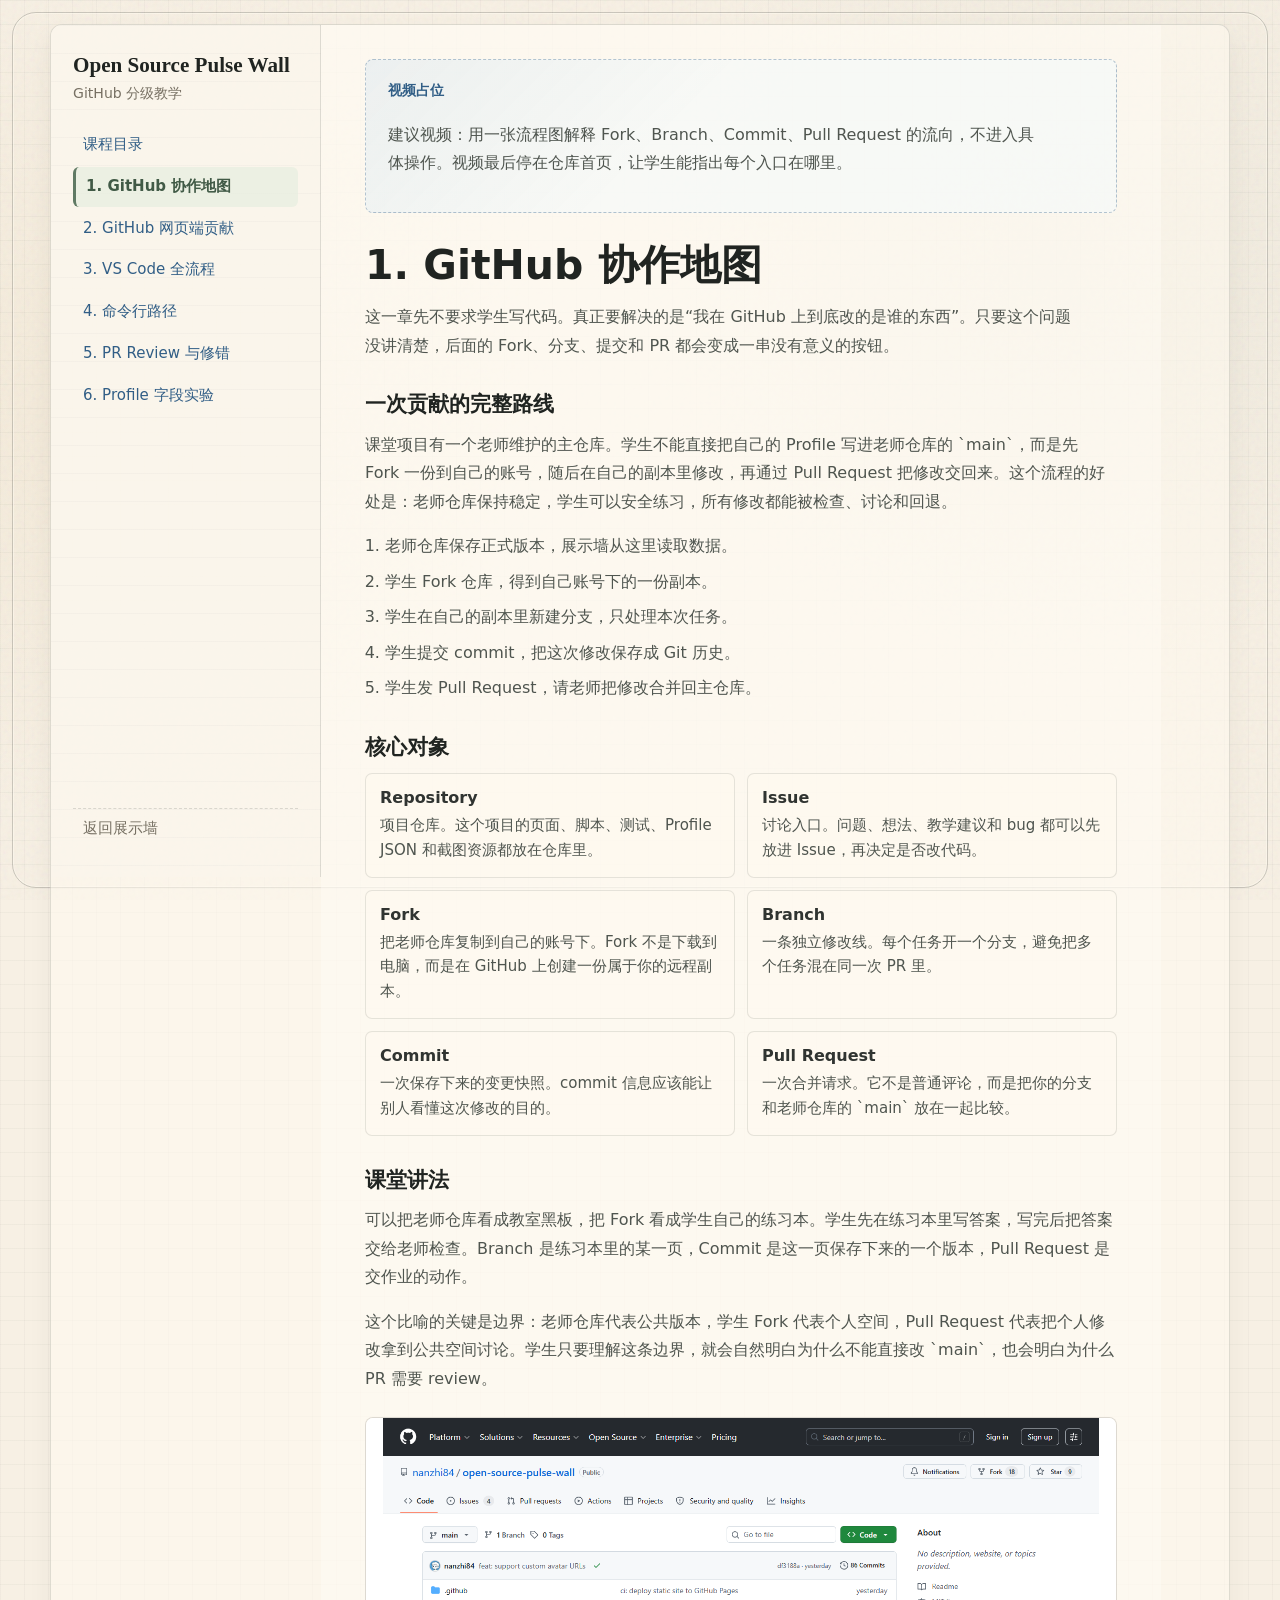
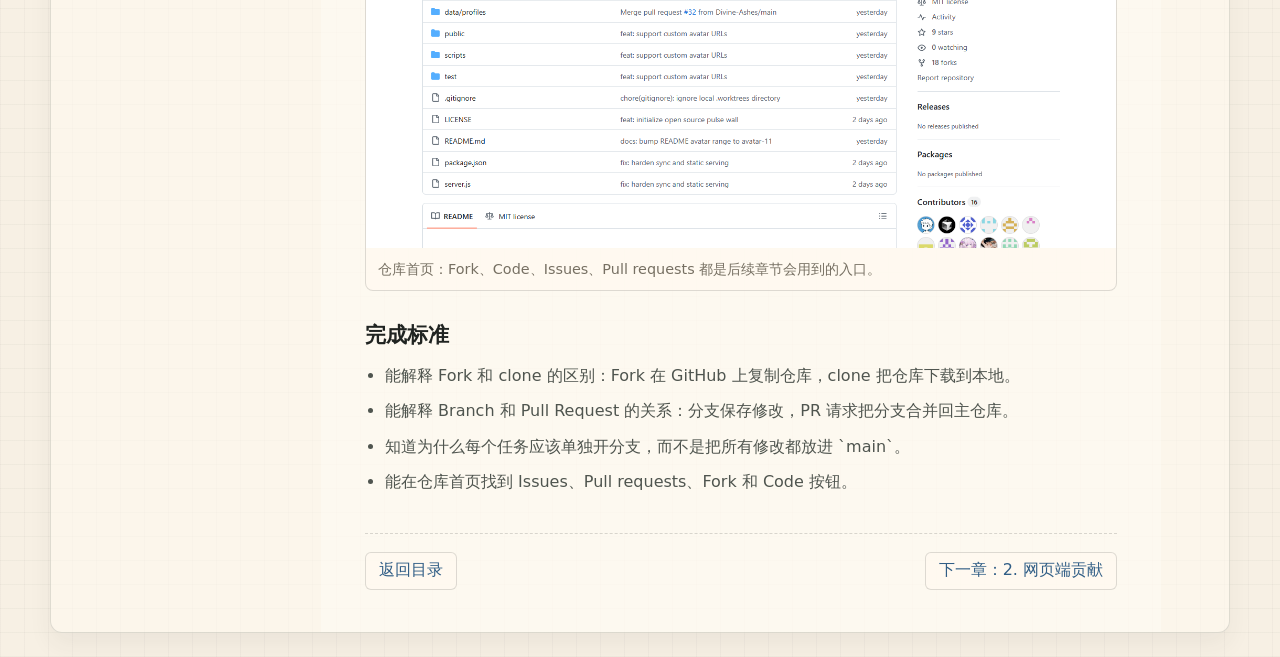
<file: public/guide-level-0.html>
<!doctype html>
<html lang="zh-CN">
<head>
  <meta charset="utf-8" />
  <meta name="viewport" content="width=device-width, initial-scale=1" />
  <title>1. GitHub 协作地图 | Open Source Pulse Wall</title>
  <meta name="description" content="认识 GitHub 仓库、Issue、Fork、Branch、Commit 和 Pull Request 的分级教学章节。" />
  <link rel="icon" href="favicon.svg" type="image/svg+xml" />
  <link rel="stylesheet" href="styles.css" />
</head>
<body>
  <div class="paper-grain" aria-hidden="true"></div>

  <main class="guide-doc-layout">
    <aside class="guide-sidebar" aria-label="章节目录">
      <a class="guide-sidebar-brand" href="guide.html">
        <strong>Open Source Pulse Wall</strong>
        <small>GitHub 分级教学</small>
      </a>
      <nav class="guide-sidebar-nav">
        <a href="guide.html">课程目录</a>
        <a class="is-active" href="guide-level-0.html">1. GitHub 协作地图</a>
        <a href="guide-level-1.html">2. GitHub 网页端贡献</a>
        <a href="guide-level-2.html">3. VS Code 全流程</a>
        <a href="guide-level-3.html">4. 命令行路径</a>
        <a href="guide-level-4.html">5. PR Review 与修错</a>
        <a href="guide-profile-lab.html">6. Profile 字段实验</a>
      </nav>
      <a class="guide-sidebar-back" href="index.html">返回展示墙</a>
    </aside>

    <article class="guide-doc-main">
      <div class="guide-video-placeholder">
        <span>视频占位</span>
        <p>建议视频：用一张流程图解释 Fork、Branch、Commit、Pull Request 的流向，不进入具体操作。视频最后停在仓库首页，让学生能指出每个入口在哪里。</p>
      </div>

      <h1>1. GitHub 协作地图</h1>
      <p class="guide-doc-lead">这一章先不要求学生写代码。真正要解决的是“我在 GitHub 上到底改的是谁的东西”。只要这个问题没讲清楚，后面的 Fork、分支、提交和 PR 都会变成一串没有意义的按钮。</p>

      <section class="guide-doc-section">
        <h2>一次贡献的完整路线</h2>
        <p>课堂项目有一个老师维护的主仓库。学生不能直接把自己的 Profile 写进老师仓库的 `main`，而是先 Fork 一份到自己的账号，随后在自己的副本里修改，再通过 Pull Request 把修改交回来。这个流程的好处是：老师仓库保持稳定，学生可以安全练习，所有修改都能被检查、讨论和回退。</p>
        <ol class="guide-doc-list">
          <li>老师仓库保存正式版本，展示墙从这里读取数据。</li>
          <li>学生 Fork 仓库，得到自己账号下的一份副本。</li>
          <li>学生在自己的副本里新建分支，只处理本次任务。</li>
          <li>学生提交 commit，把这次修改保存成 Git 历史。</li>
          <li>学生发 Pull Request，请老师把修改合并回主仓库。</li>
        </ol>
      </section>

      <section class="guide-doc-section">
        <h2>核心对象</h2>
        <div class="guide-doc-grid">
          <article><h3>Repository</h3><p>项目仓库。这个项目的页面、脚本、测试、Profile JSON 和截图资源都放在仓库里。</p></article>
          <article><h3>Issue</h3><p>讨论入口。问题、想法、教学建议和 bug 都可以先放进 Issue，再决定是否改代码。</p></article>
          <article><h3>Fork</h3><p>把老师仓库复制到自己的账号下。Fork 不是下载到电脑，而是在 GitHub 上创建一份属于你的远程副本。</p></article>
          <article><h3>Branch</h3><p>一条独立修改线。每个任务开一个分支，避免把多个任务混在同一次 PR 里。</p></article>
          <article><h3>Commit</h3><p>一次保存下来的变更快照。commit 信息应该能让别人看懂这次修改的目的。</p></article>
          <article><h3>Pull Request</h3><p>一次合并请求。它不是普通评论，而是把你的分支和老师仓库的 `main` 放在一起比较。</p></article>
        </div>
      </section>

      <section class="guide-doc-section">
        <h2>课堂讲法</h2>
        <p>可以把老师仓库看成教室黑板，把 Fork 看成学生自己的练习本。学生先在练习本里写答案，写完后把答案交给老师检查。Branch 是练习本里的某一页，Commit 是这一页保存下来的一个版本，Pull Request 是交作业的动作。</p>
        <p>这个比喻的关键是边界：老师仓库代表公共版本，学生 Fork 代表个人空间，Pull Request 代表把个人修改拿到公共空间讨论。学生只要理解这条边界，就会自然明白为什么不能直接改 `main`，也会明白为什么 PR 需要 review。</p>
      </section>

      <figure class="guide-shot">
        <img src="guide-assets/01-repo-home.png" alt="GitHub 仓库首页截图，顶部有 Fork 和 Code 按钮。" loading="lazy" />
        <figcaption>仓库首页：Fork、Code、Issues、Pull requests 都是后续章节会用到的入口。</figcaption>
      </figure>

      <section class="guide-doc-section">
        <h2>完成标准</h2>
        <ul class="guide-doc-list">
          <li>能解释 Fork 和 clone 的区别：Fork 在 GitHub 上复制仓库，clone 把仓库下载到本地。</li>
          <li>能解释 Branch 和 Pull Request 的关系：分支保存修改，PR 请求把分支合并回主仓库。</li>
          <li>知道为什么每个任务应该单独开分支，而不是把所有修改都放进 `main`。</li>
          <li>能在仓库首页找到 Issues、Pull requests、Fork 和 Code 按钮。</li>
        </ul>
      </section>

      <nav class="guide-doc-pager" aria-label="章节导航">
        <a href="guide.html">返回目录</a>
        <a href="guide-level-1.html">下一章：2. 网页端贡献</a>
      </nav>
    </article>
  </main>
</body>
</html>
</file>
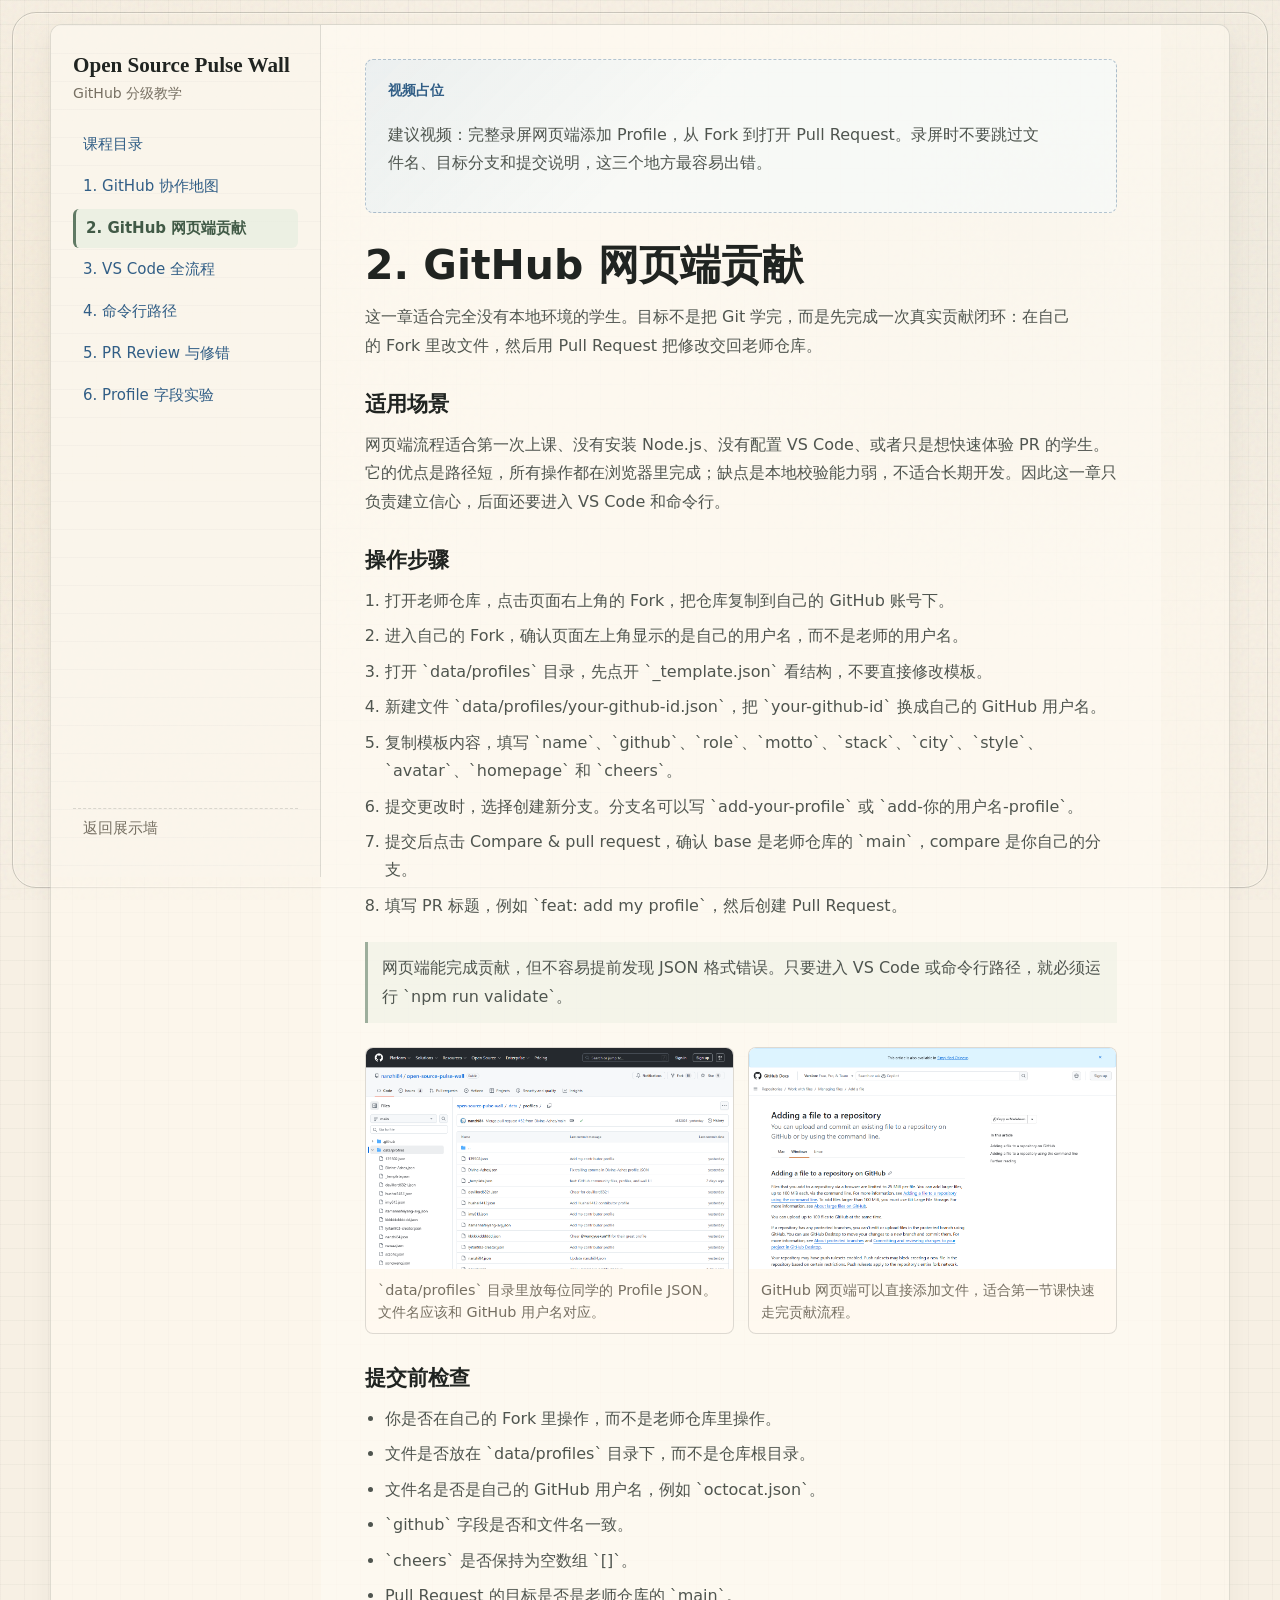
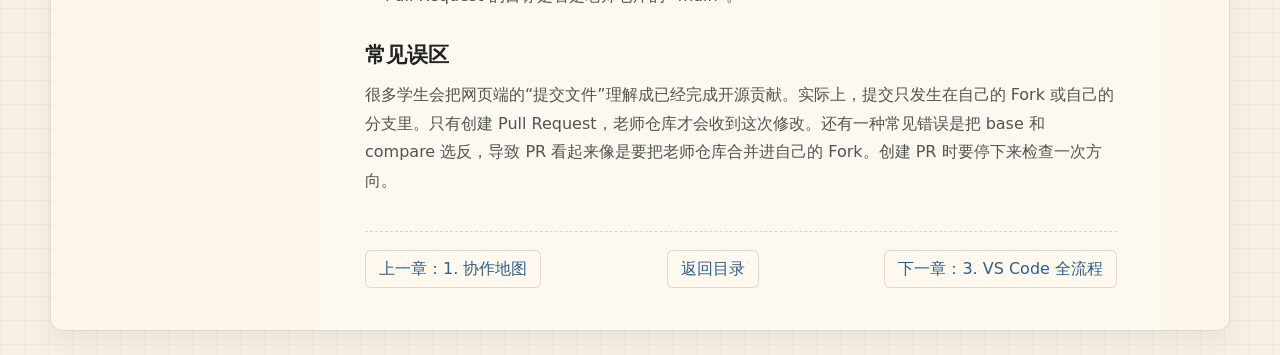
<file: public/guide-level-1.html>
<!doctype html>
<html lang="zh-CN">
<head>
  <meta charset="utf-8" />
  <meta name="viewport" content="width=device-width, initial-scale=1" />
  <title>2. GitHub 网页端贡献 | Open Source Pulse Wall</title>
  <meta name="description" content="只用 GitHub 网页端完成 Fork、添加 Profile 文件和创建 Pull Request 的教学章节。" />
  <link rel="icon" href="favicon.svg" type="image/svg+xml" />
  <link rel="stylesheet" href="styles.css" />
</head>
<body>
  <div class="paper-grain" aria-hidden="true"></div>

  <main class="guide-doc-layout">
    <aside class="guide-sidebar" aria-label="章节目录">
      <a class="guide-sidebar-brand" href="guide.html">
        <strong>Open Source Pulse Wall</strong>
        <small>GitHub 分级教学</small>
      </a>
      <nav class="guide-sidebar-nav">
        <a href="guide.html">课程目录</a>
        <a href="guide-level-0.html">1. GitHub 协作地图</a>
        <a class="is-active" href="guide-level-1.html">2. GitHub 网页端贡献</a>
        <a href="guide-level-2.html">3. VS Code 全流程</a>
        <a href="guide-level-3.html">4. 命令行路径</a>
        <a href="guide-level-4.html">5. PR Review 与修错</a>
        <a href="guide-profile-lab.html">6. Profile 字段实验</a>
      </nav>
      <a class="guide-sidebar-back" href="index.html">返回展示墙</a>
    </aside>

    <article class="guide-doc-main">
      <div class="guide-video-placeholder">
        <span>视频占位</span>
        <p>建议视频：完整录屏网页端添加 Profile，从 Fork 到打开 Pull Request。录屏时不要跳过文件名、目标分支和提交说明，这三个地方最容易出错。</p>
      </div>

      <h1>2. GitHub 网页端贡献</h1>
      <p class="guide-doc-lead">这一章适合完全没有本地环境的学生。目标不是把 Git 学完，而是先完成一次真实贡献闭环：在自己的 Fork 里改文件，然后用 Pull Request 把修改交回老师仓库。</p>

      <section class="guide-doc-section">
        <h2>适用场景</h2>
        <p>网页端流程适合第一次上课、没有安装 Node.js、没有配置 VS Code、或者只是想快速体验 PR 的学生。它的优点是路径短，所有操作都在浏览器里完成；缺点是本地校验能力弱，不适合长期开发。因此这一章只负责建立信心，后面还要进入 VS Code 和命令行。</p>
      </section>

      <section class="guide-doc-section">
        <h2>操作步骤</h2>
        <ol class="guide-doc-list">
          <li>打开老师仓库，点击页面右上角的 Fork，把仓库复制到自己的 GitHub 账号下。</li>
          <li>进入自己的 Fork，确认页面左上角显示的是自己的用户名，而不是老师的用户名。</li>
          <li>打开 `data/profiles` 目录，先点开 `_template.json` 看结构，不要直接修改模板。</li>
          <li>新建文件 `data/profiles/your-github-id.json`，把 `your-github-id` 换成自己的 GitHub 用户名。</li>
          <li>复制模板内容，填写 `name`、`github`、`role`、`motto`、`stack`、`city`、`style`、`avatar`、`homepage` 和 `cheers`。</li>
          <li>提交更改时，选择创建新分支。分支名可以写 `add-your-profile` 或 `add-你的用户名-profile`。</li>
          <li>提交后点击 Compare & pull request，确认 base 是老师仓库的 `main`，compare 是你自己的分支。</li>
          <li>填写 PR 标题，例如 `feat: add my profile`，然后创建 Pull Request。</li>
        </ol>
      </section>

      <p class="guide-doc-note">网页端能完成贡献，但不容易提前发现 JSON 格式错误。只要进入 VS Code 或命令行路径，就必须运行 `npm run validate`。</p>

      <div class="guide-two-shots">
        <figure class="guide-shot">
          <img src="guide-assets/02-profile-directory.png" alt="data/profiles 目录截图。" loading="lazy" />
          <figcaption>`data/profiles` 目录里放每位同学的 Profile JSON。文件名应该和 GitHub 用户名对应。</figcaption>
        </figure>
        <figure class="guide-shot">
          <img src="guide-assets/05-add-file-docs.png" alt="GitHub 官方添加文件文档截图。" loading="lazy" />
          <figcaption>GitHub 网页端可以直接添加文件，适合第一节课快速走完贡献流程。</figcaption>
        </figure>
      </div>

      <section class="guide-doc-section">
        <h2>提交前检查</h2>
        <ul class="guide-doc-list">
          <li>你是否在自己的 Fork 里操作，而不是老师仓库里操作。</li>
          <li>文件是否放在 `data/profiles` 目录下，而不是仓库根目录。</li>
          <li>文件名是否是自己的 GitHub 用户名，例如 `octocat.json`。</li>
          <li>`github` 字段是否和文件名一致。</li>
          <li>`cheers` 是否保持为空数组 `[]`。</li>
          <li>Pull Request 的目标是否是老师仓库的 `main`。</li>
        </ul>
      </section>

      <section class="guide-doc-section">
        <h2>常见误区</h2>
        <p>很多学生会把网页端的“提交文件”理解成已经完成开源贡献。实际上，提交只发生在自己的 Fork 或自己的分支里。只有创建 Pull Request，老师仓库才会收到这次修改。还有一种常见错误是把 base 和 compare 选反，导致 PR 看起来像是要把老师仓库合并进自己的 Fork。创建 PR 时要停下来检查一次方向。</p>
      </section>

      <nav class="guide-doc-pager" aria-label="章节导航">
        <a href="guide-level-0.html">上一章：1. 协作地图</a>
        <a href="guide.html">返回目录</a>
        <a href="guide-level-2.html">下一章：3. VS Code 全流程</a>
      </nav>
    </article>
  </main>
</body>
</html>
</file>
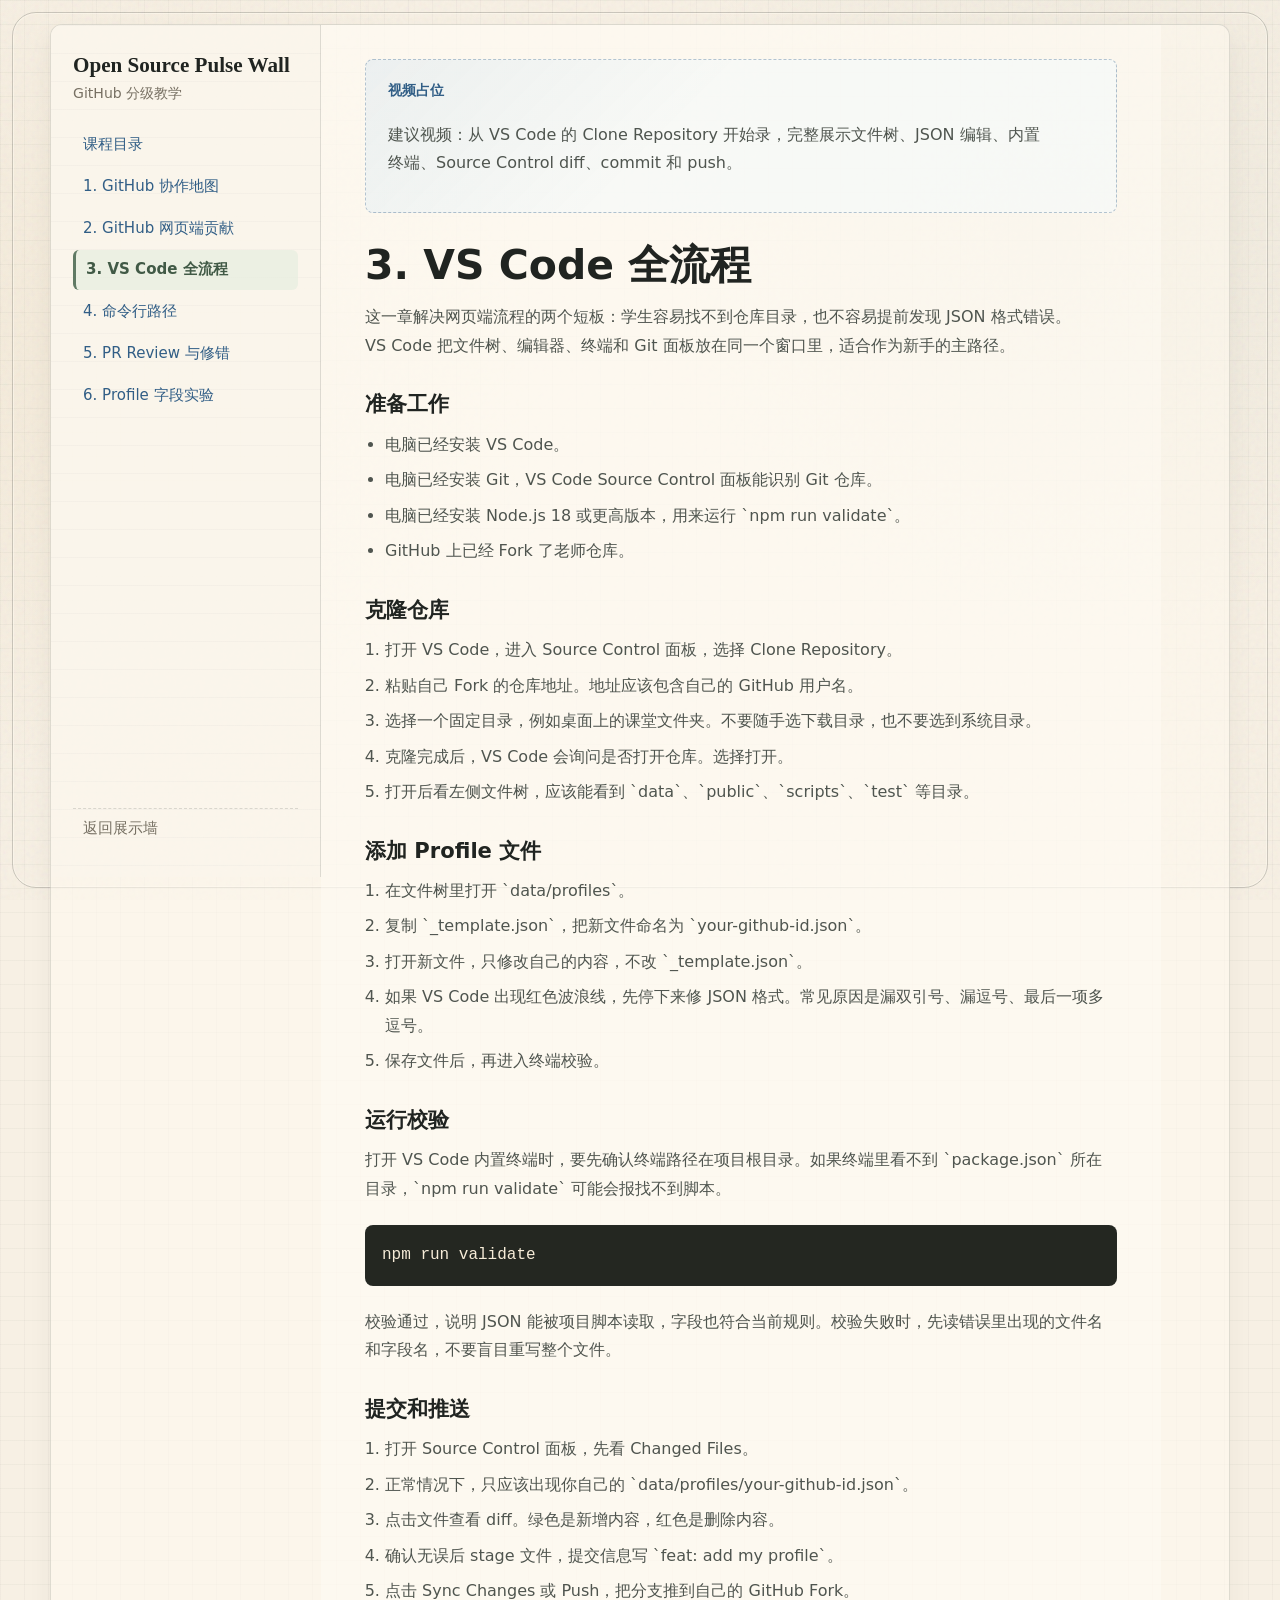
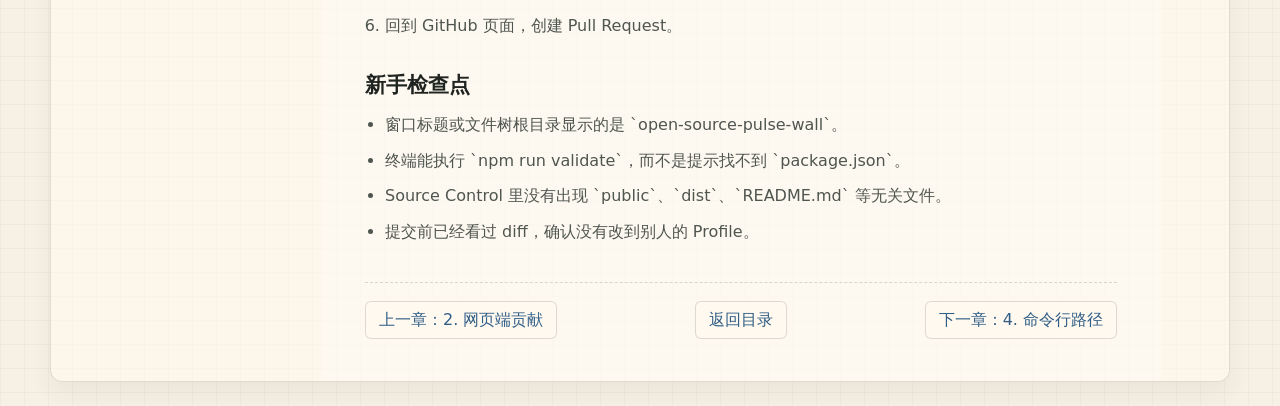
<file: public/guide-level-2.html>
<!doctype html>
<html lang="zh-CN">
<head>
  <meta charset="utf-8" />
  <meta name="viewport" content="width=device-width, initial-scale=1" />
  <title>3. VS Code 全流程 | Open Source Pulse Wall</title>
  <meta name="description" content="用 VS Code 完成 clone、编辑 JSON、运行校验、提交和推送的教学章节。" />
  <link rel="icon" href="favicon.svg" type="image/svg+xml" />
  <link rel="stylesheet" href="styles.css" />
</head>
<body>
  <div class="paper-grain" aria-hidden="true"></div>

  <main class="guide-doc-layout">
    <aside class="guide-sidebar" aria-label="章节目录">
      <a class="guide-sidebar-brand" href="guide.html">
        <strong>Open Source Pulse Wall</strong>
        <small>GitHub 分级教学</small>
      </a>
      <nav class="guide-sidebar-nav">
        <a href="guide.html">课程目录</a>
        <a href="guide-level-0.html">1. GitHub 协作地图</a>
        <a href="guide-level-1.html">2. GitHub 网页端贡献</a>
        <a class="is-active" href="guide-level-2.html">3. VS Code 全流程</a>
        <a href="guide-level-3.html">4. 命令行路径</a>
        <a href="guide-level-4.html">5. PR Review 与修错</a>
        <a href="guide-profile-lab.html">6. Profile 字段实验</a>
      </nav>
      <a class="guide-sidebar-back" href="index.html">返回展示墙</a>
    </aside>

    <article class="guide-doc-main">
      <div class="guide-video-placeholder">
        <span>视频占位</span>
        <p>建议视频：从 VS Code 的 Clone Repository 开始录，完整展示文件树、JSON 编辑、内置终端、Source Control diff、commit 和 push。</p>
      </div>

      <h1>3. VS Code 全流程</h1>
      <p class="guide-doc-lead">这一章解决网页端流程的两个短板：学生容易找不到仓库目录，也不容易提前发现 JSON 格式错误。VS Code 把文件树、编辑器、终端和 Git 面板放在同一个窗口里，适合作为新手的主路径。</p>

      <section class="guide-doc-section">
        <h2>准备工作</h2>
        <ul class="guide-doc-list">
          <li>电脑已经安装 VS Code。</li>
          <li>电脑已经安装 Git，VS Code Source Control 面板能识别 Git 仓库。</li>
          <li>电脑已经安装 Node.js 18 或更高版本，用来运行 `npm run validate`。</li>
          <li>GitHub 上已经 Fork 了老师仓库。</li>
        </ul>
      </section>

      <section class="guide-doc-section">
        <h2>克隆仓库</h2>
        <ol class="guide-doc-list">
          <li>打开 VS Code，进入 Source Control 面板，选择 Clone Repository。</li>
          <li>粘贴自己 Fork 的仓库地址。地址应该包含自己的 GitHub 用户名。</li>
          <li>选择一个固定目录，例如桌面上的课堂文件夹。不要随手选下载目录，也不要选到系统目录。</li>
          <li>克隆完成后，VS Code 会询问是否打开仓库。选择打开。</li>
          <li>打开后看左侧文件树，应该能看到 `data`、`public`、`scripts`、`test` 等目录。</li>
        </ol>
      </section>

      <section class="guide-doc-section">
        <h2>添加 Profile 文件</h2>
        <ol class="guide-doc-list">
          <li>在文件树里打开 `data/profiles`。</li>
          <li>复制 `_template.json`，把新文件命名为 `your-github-id.json`。</li>
          <li>打开新文件，只修改自己的内容，不改 `_template.json`。</li>
          <li>如果 VS Code 出现红色波浪线，先停下来修 JSON 格式。常见原因是漏双引号、漏逗号、最后一项多逗号。</li>
          <li>保存文件后，再进入终端校验。</li>
        </ol>
      </section>

      <section class="guide-doc-section">
        <h2>运行校验</h2>
        <p>打开 VS Code 内置终端时，要先确认终端路径在项目根目录。如果终端里看不到 `package.json` 所在目录，`npm run validate` 可能会报找不到脚本。</p>
        <pre><code>npm run validate</code></pre>
        <p>校验通过，说明 JSON 能被项目脚本读取，字段也符合当前规则。校验失败时，先读错误里出现的文件名和字段名，不要盲目重写整个文件。</p>
      </section>

      <section class="guide-doc-section">
        <h2>提交和推送</h2>
        <ol class="guide-doc-list">
          <li>打开 Source Control 面板，先看 Changed Files。</li>
          <li>正常情况下，只应该出现你自己的 `data/profiles/your-github-id.json`。</li>
          <li>点击文件查看 diff。绿色是新增内容，红色是删除内容。</li>
          <li>确认无误后 stage 文件，提交信息写 `feat: add my profile`。</li>
          <li>点击 Sync Changes 或 Push，把分支推到自己的 GitHub Fork。</li>
          <li>回到 GitHub 页面，创建 Pull Request。</li>
        </ol>
      </section>

      <section class="guide-doc-section">
        <h2>新手检查点</h2>
        <ul class="guide-doc-list">
          <li>窗口标题或文件树根目录显示的是 `open-source-pulse-wall`。</li>
          <li>终端能执行 `npm run validate`，而不是提示找不到 `package.json`。</li>
          <li>Source Control 里没有出现 `public`、`dist`、`README.md` 等无关文件。</li>
          <li>提交前已经看过 diff，确认没有改到别人的 Profile。</li>
        </ul>
      </section>

      <nav class="guide-doc-pager" aria-label="章节导航">
        <a href="guide-level-1.html">上一章：2. 网页端贡献</a>
        <a href="guide.html">返回目录</a>
        <a href="guide-level-3.html">下一章：4. 命令行路径</a>
      </nav>
    </article>
  </main>
</body>
</html>
</file>
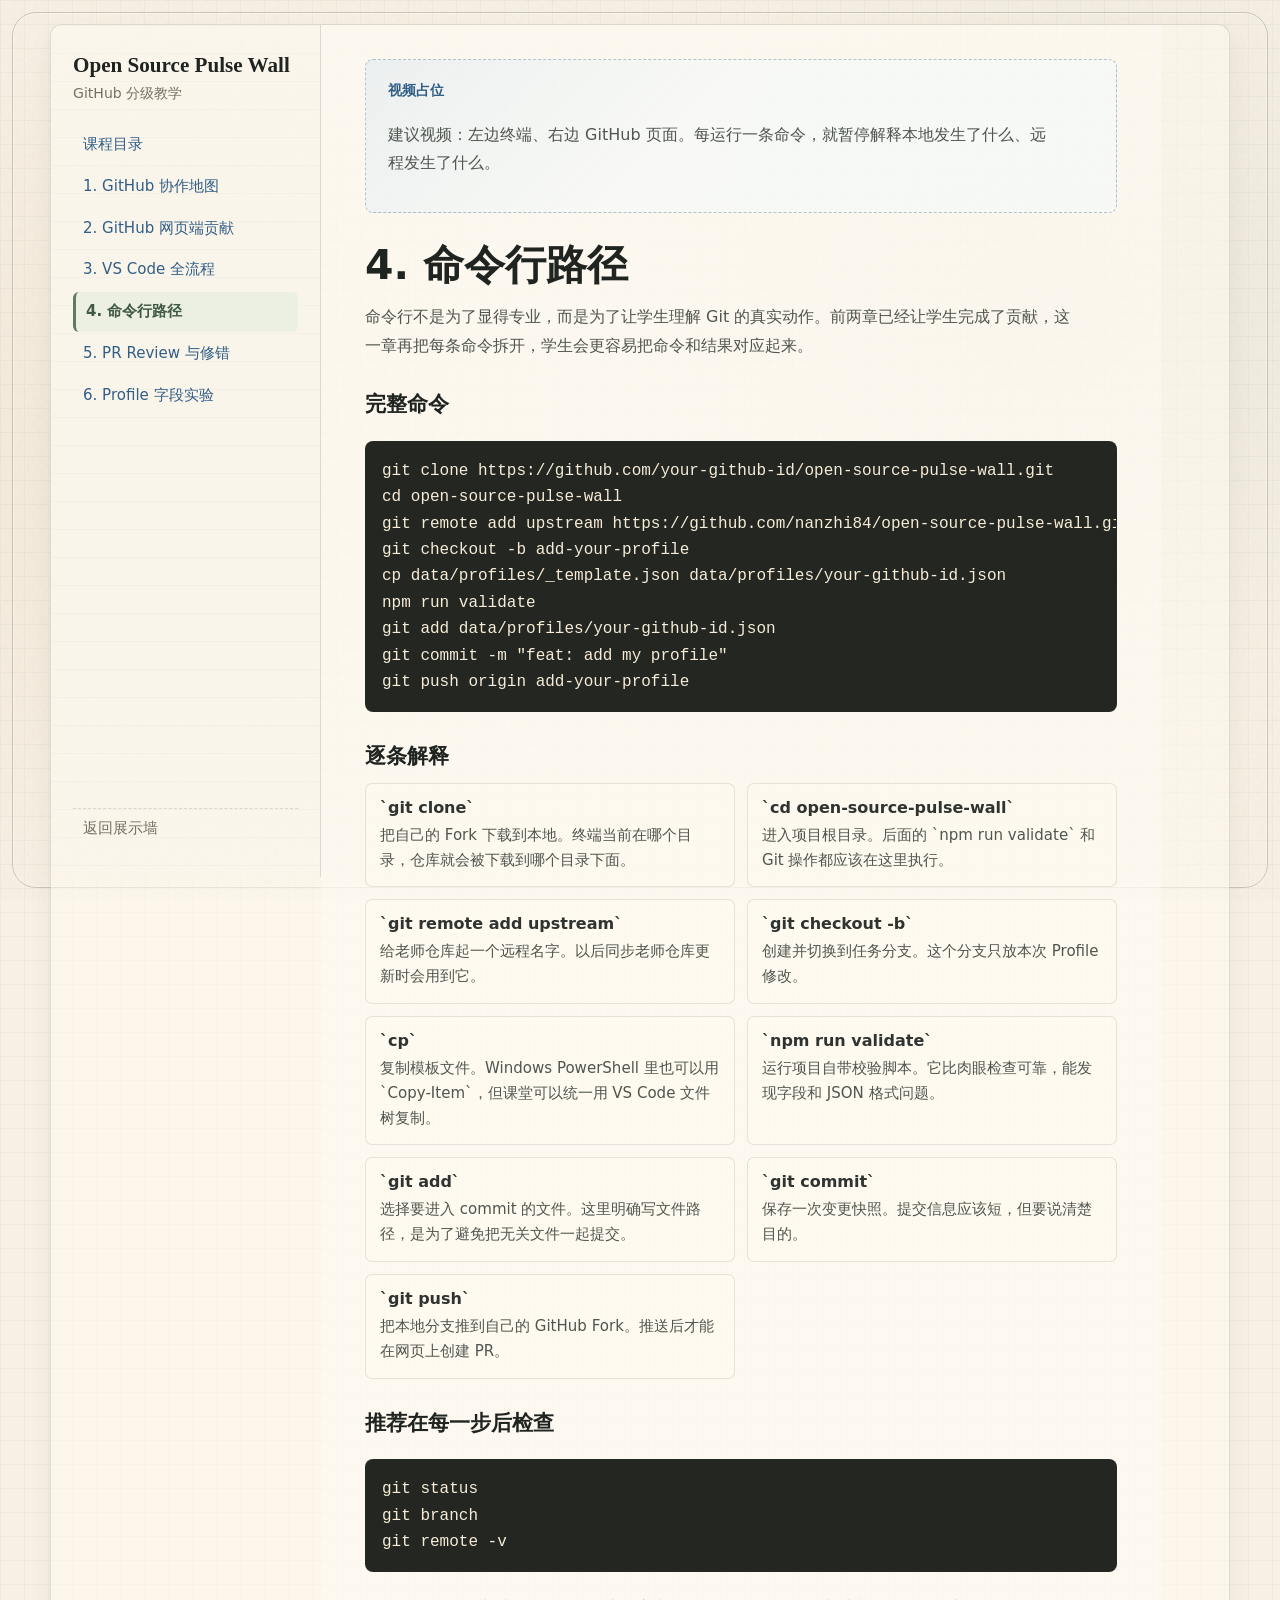
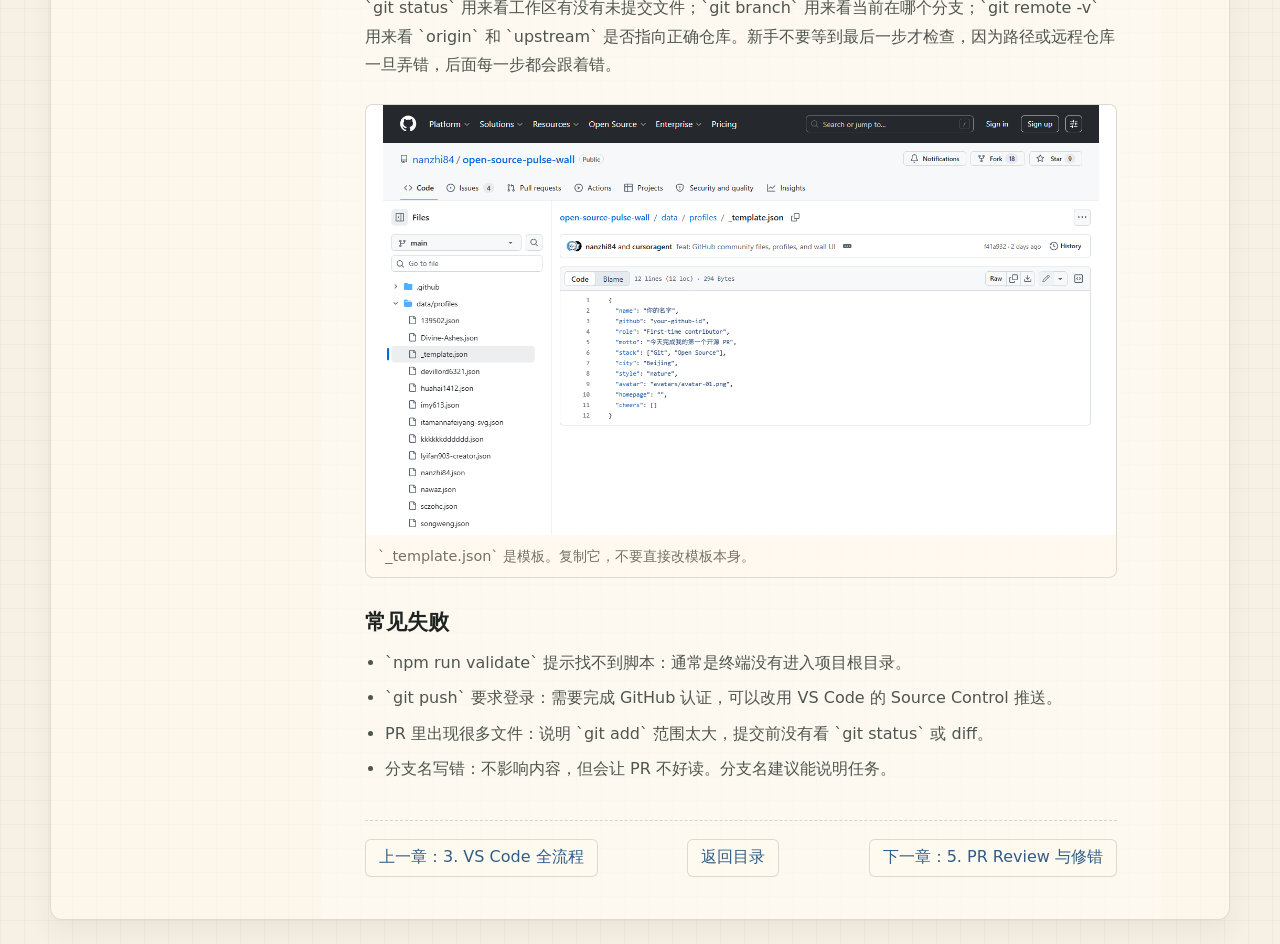
<file: public/guide-level-3.html>
<!doctype html>
<html lang="zh-CN">
<head>
  <meta charset="utf-8" />
  <meta name="viewport" content="width=device-width, initial-scale=1" />
  <title>4. 命令行路径 | Open Source Pulse Wall</title>
  <meta name="description" content="用命令行完成 clone、branch、validate、commit 和 push 的教学章节。" />
  <link rel="icon" href="favicon.svg" type="image/svg+xml" />
  <link rel="stylesheet" href="styles.css" />
</head>
<body>
  <div class="paper-grain" aria-hidden="true"></div>

  <main class="guide-doc-layout">
    <aside class="guide-sidebar" aria-label="章节目录">
      <a class="guide-sidebar-brand" href="guide.html">
        <strong>Open Source Pulse Wall</strong>
        <small>GitHub 分级教学</small>
      </a>
      <nav class="guide-sidebar-nav">
        <a href="guide.html">课程目录</a>
        <a href="guide-level-0.html">1. GitHub 协作地图</a>
        <a href="guide-level-1.html">2. GitHub 网页端贡献</a>
        <a href="guide-level-2.html">3. VS Code 全流程</a>
        <a class="is-active" href="guide-level-3.html">4. 命令行路径</a>
        <a href="guide-level-4.html">5. PR Review 与修错</a>
        <a href="guide-profile-lab.html">6. Profile 字段实验</a>
      </nav>
      <a class="guide-sidebar-back" href="index.html">返回展示墙</a>
    </aside>

    <article class="guide-doc-main">
      <div class="guide-video-placeholder">
        <span>视频占位</span>
        <p>建议视频：左边终端、右边 GitHub 页面。每运行一条命令，就暂停解释本地发生了什么、远程发生了什么。</p>
      </div>

      <h1>4. 命令行路径</h1>
      <p class="guide-doc-lead">命令行不是为了显得专业，而是为了让学生理解 Git 的真实动作。前两章已经让学生完成了贡献，这一章再把每条命令拆开，学生会更容易把命令和结果对应起来。</p>

      <section class="guide-doc-section">
        <h2>完整命令</h2>
        <pre><code>git clone https://github.com/your-github-id/open-source-pulse-wall.git
cd open-source-pulse-wall
git remote add upstream https://github.com/nanzhi84/open-source-pulse-wall.git
git checkout -b add-your-profile
cp data/profiles/_template.json data/profiles/your-github-id.json
npm run validate
git add data/profiles/your-github-id.json
git commit -m "feat: add my profile"
git push origin add-your-profile</code></pre>
      </section>

      <section class="guide-doc-section">
        <h2>逐条解释</h2>
        <div class="guide-doc-grid">
          <article><h3>`git clone`</h3><p>把自己的 Fork 下载到本地。终端当前在哪个目录，仓库就会被下载到哪个目录下面。</p></article>
          <article><h3>`cd open-source-pulse-wall`</h3><p>进入项目根目录。后面的 `npm run validate` 和 Git 操作都应该在这里执行。</p></article>
          <article><h3>`git remote add upstream`</h3><p>给老师仓库起一个远程名字。以后同步老师仓库更新时会用到它。</p></article>
          <article><h3>`git checkout -b`</h3><p>创建并切换到任务分支。这个分支只放本次 Profile 修改。</p></article>
          <article><h3>`cp`</h3><p>复制模板文件。Windows PowerShell 里也可以用 `Copy-Item`，但课堂可以统一用 VS Code 文件树复制。</p></article>
          <article><h3>`npm run validate`</h3><p>运行项目自带校验脚本。它比肉眼检查可靠，能发现字段和 JSON 格式问题。</p></article>
          <article><h3>`git add`</h3><p>选择要进入 commit 的文件。这里明确写文件路径，是为了避免把无关文件一起提交。</p></article>
          <article><h3>`git commit`</h3><p>保存一次变更快照。提交信息应该短，但要说清楚目的。</p></article>
          <article><h3>`git push`</h3><p>把本地分支推到自己的 GitHub Fork。推送后才能在网页上创建 PR。</p></article>
        </div>
      </section>

      <section class="guide-doc-section">
        <h2>推荐在每一步后检查</h2>
        <pre><code>git status
git branch
git remote -v</code></pre>
        <p>`git status` 用来看工作区有没有未提交文件；`git branch` 用来看当前在哪个分支；`git remote -v` 用来看 `origin` 和 `upstream` 是否指向正确仓库。新手不要等到最后一步才检查，因为路径或远程仓库一旦弄错，后面每一步都会跟着错。</p>
      </section>

      <figure class="guide-shot">
        <img src="guide-assets/03-profile-template.png" alt="_template.json 文件截图。" loading="lazy" />
        <figcaption>`_template.json` 是模板。复制它，不要直接改模板本身。</figcaption>
      </figure>

      <section class="guide-doc-section">
        <h2>常见失败</h2>
        <ul class="guide-doc-list">
          <li>`npm run validate` 提示找不到脚本：通常是终端没有进入项目根目录。</li>
          <li>`git push` 要求登录：需要完成 GitHub 认证，可以改用 VS Code 的 Source Control 推送。</li>
          <li>PR 里出现很多文件：说明 `git add` 范围太大，提交前没有看 `git status` 或 diff。</li>
          <li>分支名写错：不影响内容，但会让 PR 不好读。分支名建议能说明任务。</li>
        </ul>
      </section>

      <nav class="guide-doc-pager" aria-label="章节导航">
        <a href="guide-level-2.html">上一章：3. VS Code 全流程</a>
        <a href="guide.html">返回目录</a>
        <a href="guide-level-4.html">下一章：5. PR Review 与修错</a>
      </nav>
    </article>
  </main>
</body>
</html>
</file>
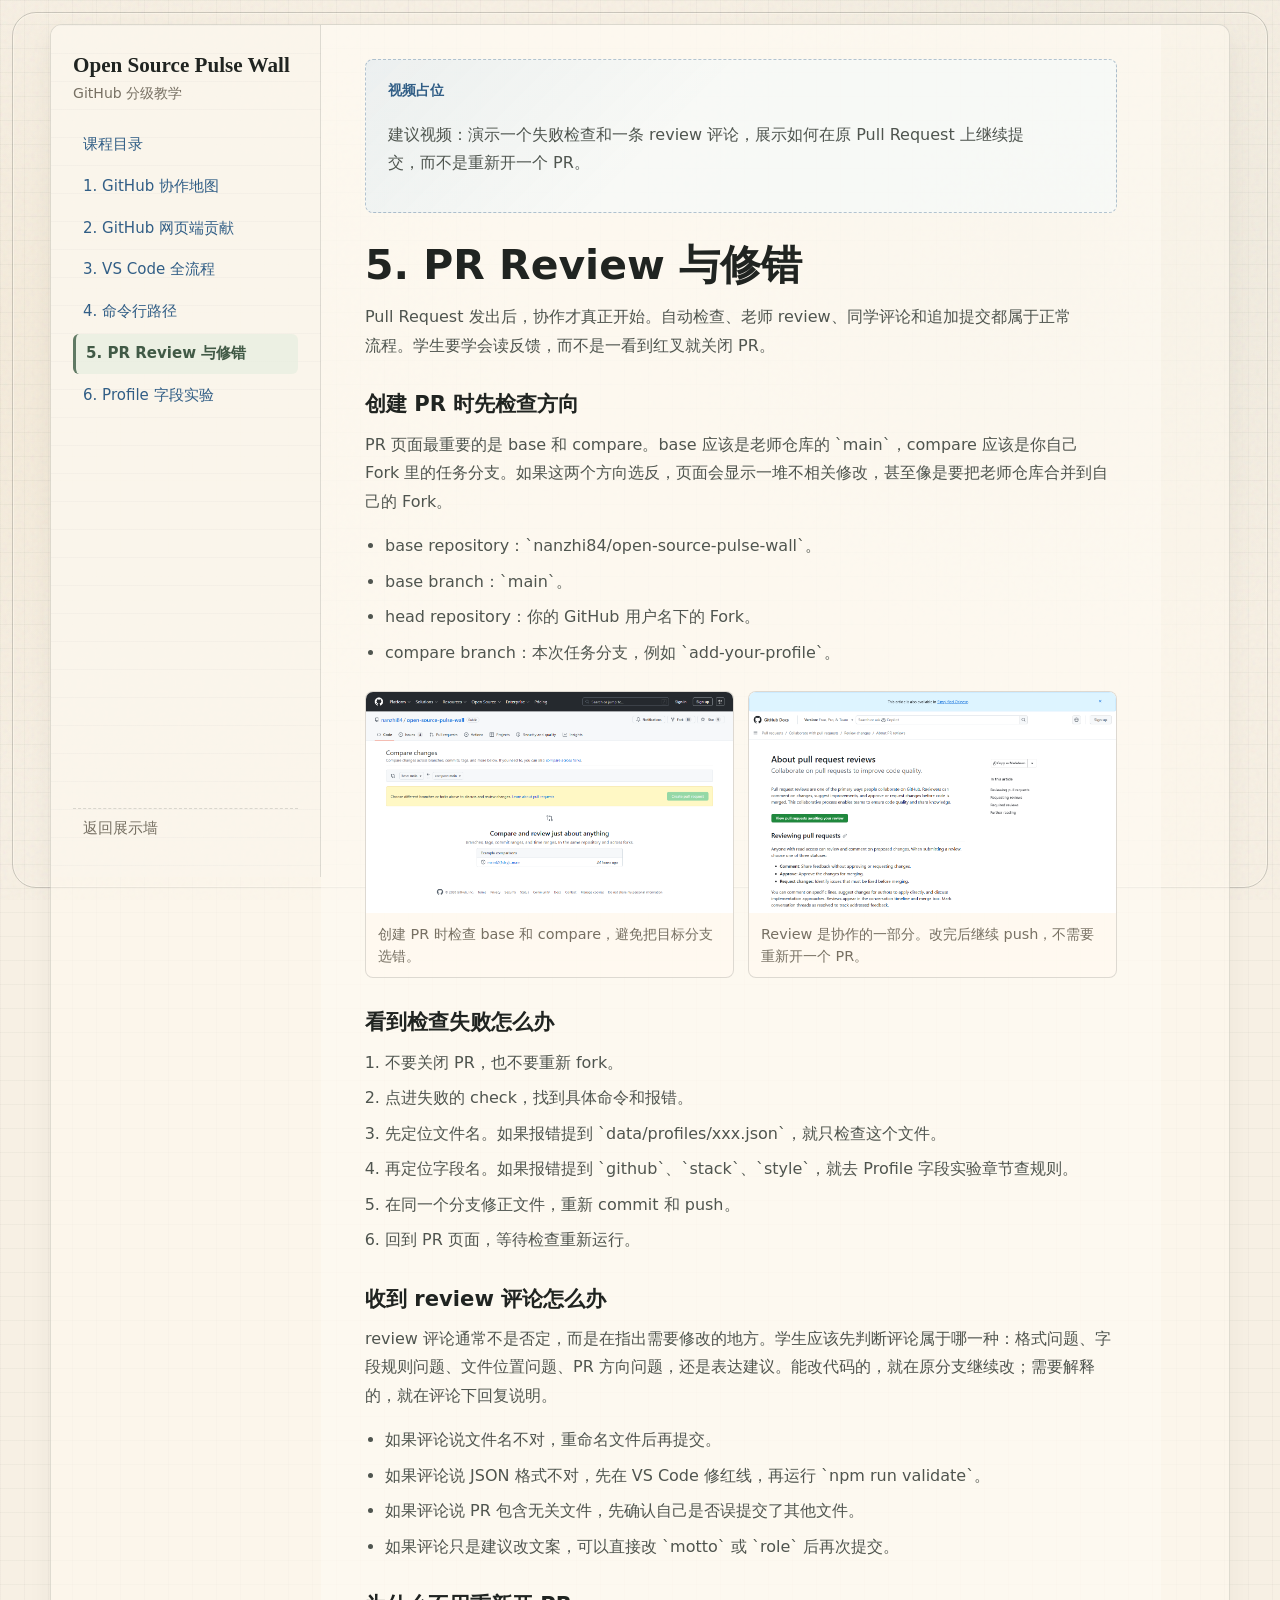
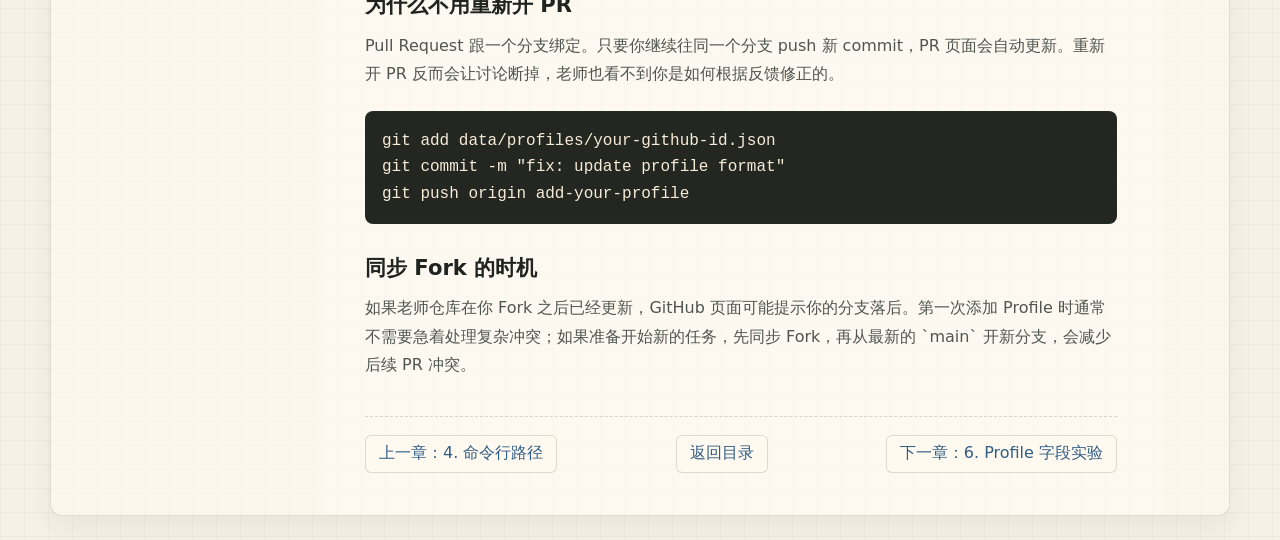
<file: public/guide-level-4.html>
<!doctype html>
<html lang="zh-CN">
<head>
  <meta charset="utf-8" />
  <meta name="viewport" content="width=device-width, initial-scale=1" />
  <title>5. PR Review 与修错 | Open Source Pulse Wall</title>
  <meta name="description" content="处理 Pull Request 检查失败、review 评论、追加提交和同步 fork 的教学章节。" />
  <link rel="icon" href="favicon.svg" type="image/svg+xml" />
  <link rel="stylesheet" href="styles.css" />
</head>
<body>
  <div class="paper-grain" aria-hidden="true"></div>

  <main class="guide-doc-layout">
    <aside class="guide-sidebar" aria-label="章节目录">
      <a class="guide-sidebar-brand" href="guide.html">
        <strong>Open Source Pulse Wall</strong>
        <small>GitHub 分级教学</small>
      </a>
      <nav class="guide-sidebar-nav">
        <a href="guide.html">课程目录</a>
        <a href="guide-level-0.html">1. GitHub 协作地图</a>
        <a href="guide-level-1.html">2. GitHub 网页端贡献</a>
        <a href="guide-level-2.html">3. VS Code 全流程</a>
        <a href="guide-level-3.html">4. 命令行路径</a>
        <a class="is-active" href="guide-level-4.html">5. PR Review 与修错</a>
        <a href="guide-profile-lab.html">6. Profile 字段实验</a>
      </nav>
      <a class="guide-sidebar-back" href="index.html">返回展示墙</a>
    </aside>

    <article class="guide-doc-main">
      <div class="guide-video-placeholder">
        <span>视频占位</span>
        <p>建议视频：演示一个失败检查和一条 review 评论，展示如何在原 Pull Request 上继续提交，而不是重新开一个 PR。</p>
      </div>

      <h1>5. PR Review 与修错</h1>
      <p class="guide-doc-lead">Pull Request 发出后，协作才真正开始。自动检查、老师 review、同学评论和追加提交都属于正常流程。学生要学会读反馈，而不是一看到红叉就关闭 PR。</p>

      <section class="guide-doc-section">
        <h2>创建 PR 时先检查方向</h2>
        <p>PR 页面最重要的是 base 和 compare。base 应该是老师仓库的 `main`，compare 应该是你自己 Fork 里的任务分支。如果这两个方向选反，页面会显示一堆不相关修改，甚至像是要把老师仓库合并到自己的 Fork。</p>
        <ul class="guide-doc-list">
          <li>base repository：`nanzhi84/open-source-pulse-wall`。</li>
          <li>base branch：`main`。</li>
          <li>head repository：你的 GitHub 用户名下的 Fork。</li>
          <li>compare branch：本次任务分支，例如 `add-your-profile`。</li>
        </ul>
      </section>

      <div class="guide-two-shots">
        <figure class="guide-shot">
          <img src="guide-assets/06-compare-page.png" alt="GitHub Compare changes 页面截图。" loading="lazy" />
          <figcaption>创建 PR 时检查 base 和 compare，避免把目标分支选错。</figcaption>
        </figure>
        <figure class="guide-shot">
          <img src="guide-assets/08-review-docs.png" alt="GitHub 官方 Pull Request review 文档截图。" loading="lazy" />
          <figcaption>Review 是协作的一部分。改完后继续 push，不需要重新开一个 PR。</figcaption>
        </figure>
      </div>

      <section class="guide-doc-section">
        <h2>看到检查失败怎么办</h2>
        <ol class="guide-doc-list">
          <li>不要关闭 PR，也不要重新 fork。</li>
          <li>点进失败的 check，找到具体命令和报错。</li>
          <li>先定位文件名。如果报错提到 `data/profiles/xxx.json`，就只检查这个文件。</li>
          <li>再定位字段名。如果报错提到 `github`、`stack`、`style`，就去 Profile 字段实验章节查规则。</li>
          <li>在同一个分支修正文件，重新 commit 和 push。</li>
          <li>回到 PR 页面，等待检查重新运行。</li>
        </ol>
      </section>

      <section class="guide-doc-section">
        <h2>收到 review 评论怎么办</h2>
        <p>review 评论通常不是否定，而是在指出需要修改的地方。学生应该先判断评论属于哪一种：格式问题、字段规则问题、文件位置问题、PR 方向问题，还是表达建议。能改代码的，就在原分支继续改；需要解释的，就在评论下回复说明。</p>
        <ul class="guide-doc-list">
          <li>如果评论说文件名不对，重命名文件后再提交。</li>
          <li>如果评论说 JSON 格式不对，先在 VS Code 修红线，再运行 `npm run validate`。</li>
          <li>如果评论说 PR 包含无关文件，先确认自己是否误提交了其他文件。</li>
          <li>如果评论只是建议改文案，可以直接改 `motto` 或 `role` 后再次提交。</li>
        </ul>
      </section>

      <section class="guide-doc-section">
        <h2>为什么不用重新开 PR</h2>
        <p>Pull Request 跟一个分支绑定。只要你继续往同一个分支 push 新 commit，PR 页面会自动更新。重新开 PR 反而会让讨论断掉，老师也看不到你是如何根据反馈修正的。</p>
        <pre><code>git add data/profiles/your-github-id.json
git commit -m "fix: update profile format"
git push origin add-your-profile</code></pre>
      </section>

      <section class="guide-doc-section">
        <h2>同步 Fork 的时机</h2>
        <p>如果老师仓库在你 Fork 之后已经更新，GitHub 页面可能提示你的分支落后。第一次添加 Profile 时通常不需要急着处理复杂冲突；如果准备开始新的任务，先同步 Fork，再从最新的 `main` 开新分支，会减少后续 PR 冲突。</p>
      </section>

      <nav class="guide-doc-pager" aria-label="章节导航">
        <a href="guide-level-3.html">上一章：4. 命令行路径</a>
        <a href="guide.html">返回目录</a>
        <a href="guide-profile-lab.html">下一章：6. Profile 字段实验</a>
      </nav>
    </article>
  </main>
</body>
</html>
</file>
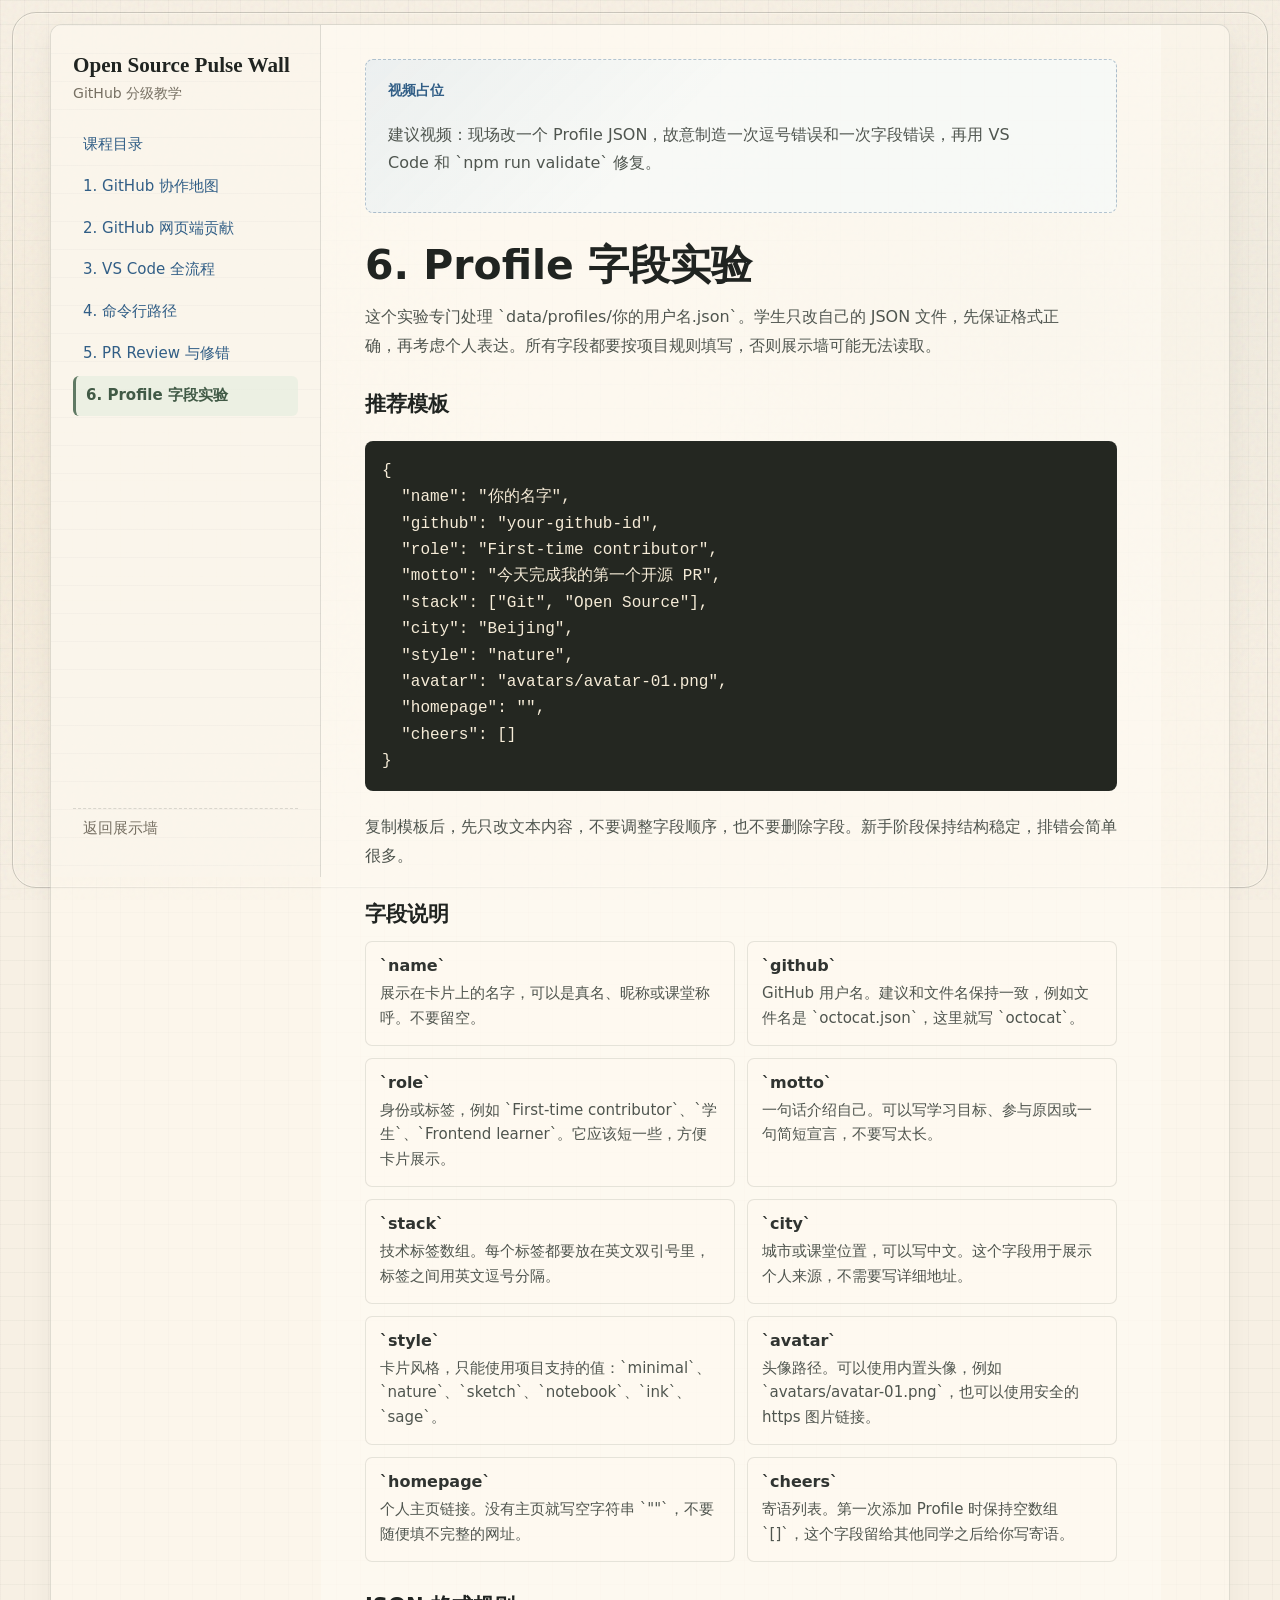
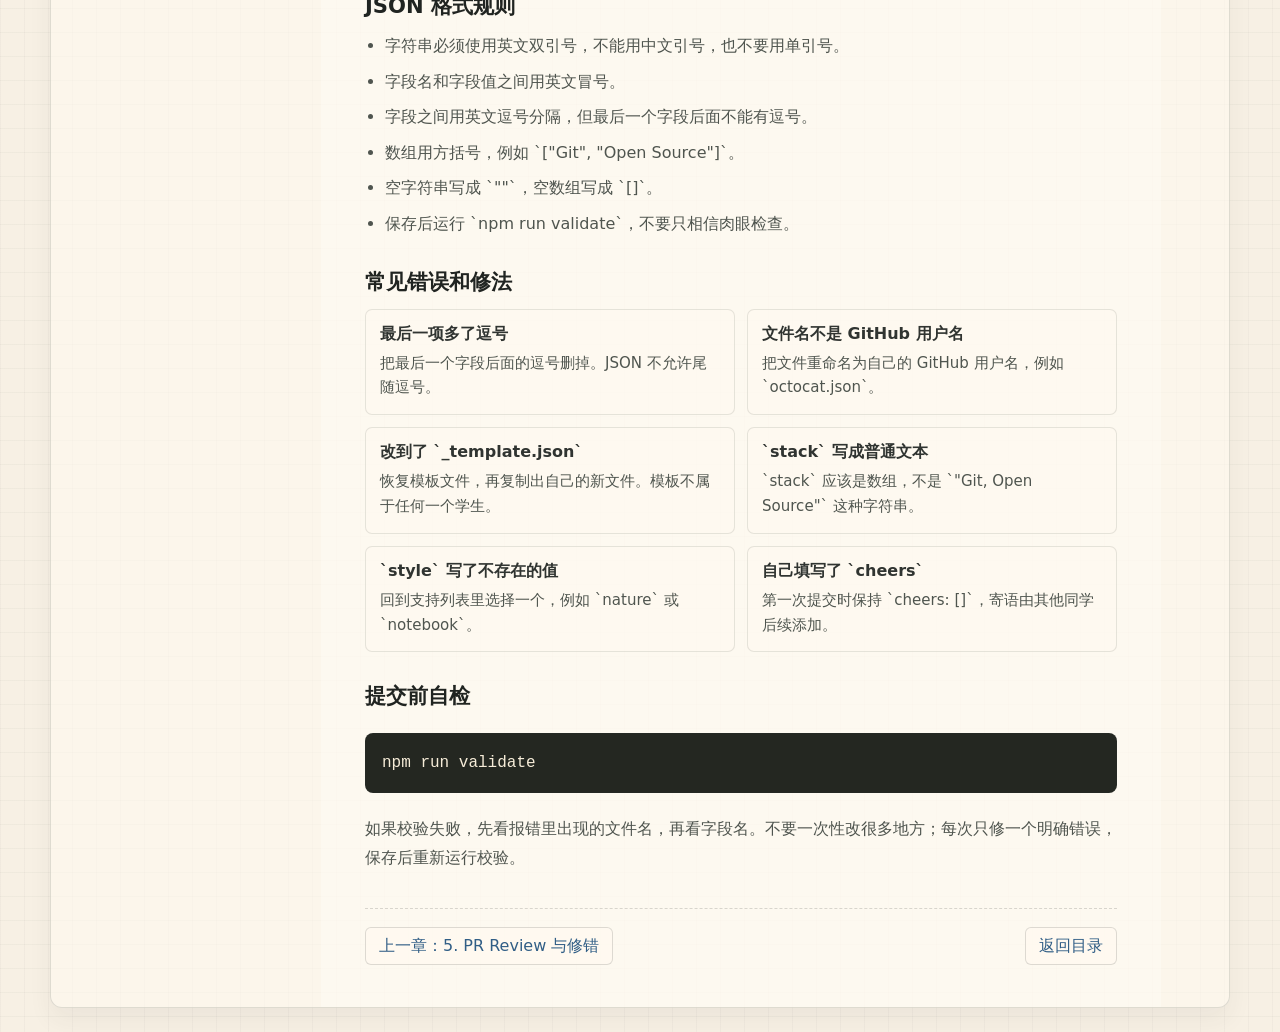
<file: public/guide-profile-lab.html>
<!doctype html>
<html lang="zh-CN">
<head>
  <meta charset="utf-8" />
  <meta name="viewport" content="width=device-width, initial-scale=1" />
  <title>6. Profile 字段实验 | Open Source Pulse Wall</title>
  <meta name="description" content="解释 Open Source Pulse Wall Profile JSON 字段、格式要求和常见错误的教学章节。" />
  <link rel="icon" href="favicon.svg" type="image/svg+xml" />
  <link rel="stylesheet" href="styles.css" />
</head>
<body>
  <div class="paper-grain" aria-hidden="true"></div>

  <main class="guide-doc-layout">
    <aside class="guide-sidebar" aria-label="章节目录">
      <a class="guide-sidebar-brand" href="guide.html">
        <strong>Open Source Pulse Wall</strong>
        <small>GitHub 分级教学</small>
      </a>
      <nav class="guide-sidebar-nav">
        <a href="guide.html">课程目录</a>
        <a href="guide-level-0.html">1. GitHub 协作地图</a>
        <a href="guide-level-1.html">2. GitHub 网页端贡献</a>
        <a href="guide-level-2.html">3. VS Code 全流程</a>
        <a href="guide-level-3.html">4. 命令行路径</a>
        <a href="guide-level-4.html">5. PR Review 与修错</a>
        <a class="is-active" href="guide-profile-lab.html">6. Profile 字段实验</a>
      </nav>
      <a class="guide-sidebar-back" href="index.html">返回展示墙</a>
    </aside>

    <article class="guide-doc-main">
      <div class="guide-video-placeholder">
        <span>视频占位</span>
        <p>建议视频：现场改一个 Profile JSON，故意制造一次逗号错误和一次字段错误，再用 VS Code 和 `npm run validate` 修复。</p>
      </div>

      <h1>6. Profile 字段实验</h1>
      <p class="guide-doc-lead">这个实验专门处理 `data/profiles/你的用户名.json`。学生只改自己的 JSON 文件，先保证格式正确，再考虑个人表达。所有字段都要按项目规则填写，否则展示墙可能无法读取。</p>

      <section class="guide-doc-section">
        <h2>推荐模板</h2>
        <pre><code>{
  "name": "你的名字",
  "github": "your-github-id",
  "role": "First-time contributor",
  "motto": "今天完成我的第一个开源 PR",
  "stack": ["Git", "Open Source"],
  "city": "Beijing",
  "style": "nature",
  "avatar": "avatars/avatar-01.png",
  "homepage": "",
  "cheers": []
}</code></pre>
        <p>复制模板后，先只改文本内容，不要调整字段顺序，也不要删除字段。新手阶段保持结构稳定，排错会简单很多。</p>
      </section>

      <section class="guide-doc-section">
        <h2>字段说明</h2>
        <div class="guide-doc-grid">
          <article><h3>`name`</h3><p>展示在卡片上的名字，可以是真名、昵称或课堂称呼。不要留空。</p></article>
          <article><h3>`github`</h3><p>GitHub 用户名。建议和文件名保持一致，例如文件名是 `octocat.json`，这里就写 `octocat`。</p></article>
          <article><h3>`role`</h3><p>身份或标签，例如 `First-time contributor`、`学生`、`Frontend learner`。它应该短一些，方便卡片展示。</p></article>
          <article><h3>`motto`</h3><p>一句话介绍自己。可以写学习目标、参与原因或一句简短宣言，不要写太长。</p></article>
          <article><h3>`stack`</h3><p>技术标签数组。每个标签都要放在英文双引号里，标签之间用英文逗号分隔。</p></article>
          <article><h3>`city`</h3><p>城市或课堂位置，可以写中文。这个字段用于展示个人来源，不需要写详细地址。</p></article>
          <article><h3>`style`</h3><p>卡片风格，只能使用项目支持的值：`minimal`、`nature`、`sketch`、`notebook`、`ink`、`sage`。</p></article>
          <article><h3>`avatar`</h3><p>头像路径。可以使用内置头像，例如 `avatars/avatar-01.png`，也可以使用安全的 https 图片链接。</p></article>
          <article><h3>`homepage`</h3><p>个人主页链接。没有主页就写空字符串 `""`，不要随便填不完整的网址。</p></article>
          <article><h3>`cheers`</h3><p>寄语列表。第一次添加 Profile 时保持空数组 `[]`，这个字段留给其他同学之后给你写寄语。</p></article>
        </div>
      </section>

      <section class="guide-doc-section">
        <h2>JSON 格式规则</h2>
        <ul class="guide-doc-list">
          <li>字符串必须使用英文双引号，不能用中文引号，也不要用单引号。</li>
          <li>字段名和字段值之间用英文冒号。</li>
          <li>字段之间用英文逗号分隔，但最后一个字段后面不能有逗号。</li>
          <li>数组用方括号，例如 `["Git", "Open Source"]`。</li>
          <li>空字符串写成 `""`，空数组写成 `[]`。</li>
          <li>保存后运行 `npm run validate`，不要只相信肉眼检查。</li>
        </ul>
      </section>

      <section class="guide-doc-section">
        <h2>常见错误和修法</h2>
        <div class="guide-doc-grid">
          <article><h3>最后一项多了逗号</h3><p>把最后一个字段后面的逗号删掉。JSON 不允许尾随逗号。</p></article>
          <article><h3>文件名不是 GitHub 用户名</h3><p>把文件重命名为自己的 GitHub 用户名，例如 `octocat.json`。</p></article>
          <article><h3>改到了 `_template.json`</h3><p>恢复模板文件，再复制出自己的新文件。模板不属于任何一个学生。</p></article>
          <article><h3>`stack` 写成普通文本</h3><p>`stack` 应该是数组，不是 `"Git, Open Source"` 这种字符串。</p></article>
          <article><h3>`style` 写了不存在的值</h3><p>回到支持列表里选择一个，例如 `nature` 或 `notebook`。</p></article>
          <article><h3>自己填写了 `cheers`</h3><p>第一次提交时保持 `cheers: []`，寄语由其他同学后续添加。</p></article>
        </div>
      </section>

      <section class="guide-doc-section">
        <h2>提交前自检</h2>
        <pre><code>npm run validate</code></pre>
        <p>如果校验失败，先看报错里出现的文件名，再看字段名。不要一次性改很多地方；每次只修一个明确错误，保存后重新运行校验。</p>
      </section>

      <nav class="guide-doc-pager" aria-label="章节导航">
        <a href="guide-level-4.html">上一章：5. PR Review 与修错</a>
        <a href="guide.html">返回目录</a>
      </nav>
    </article>
  </main>
</body>
</html>
</file>
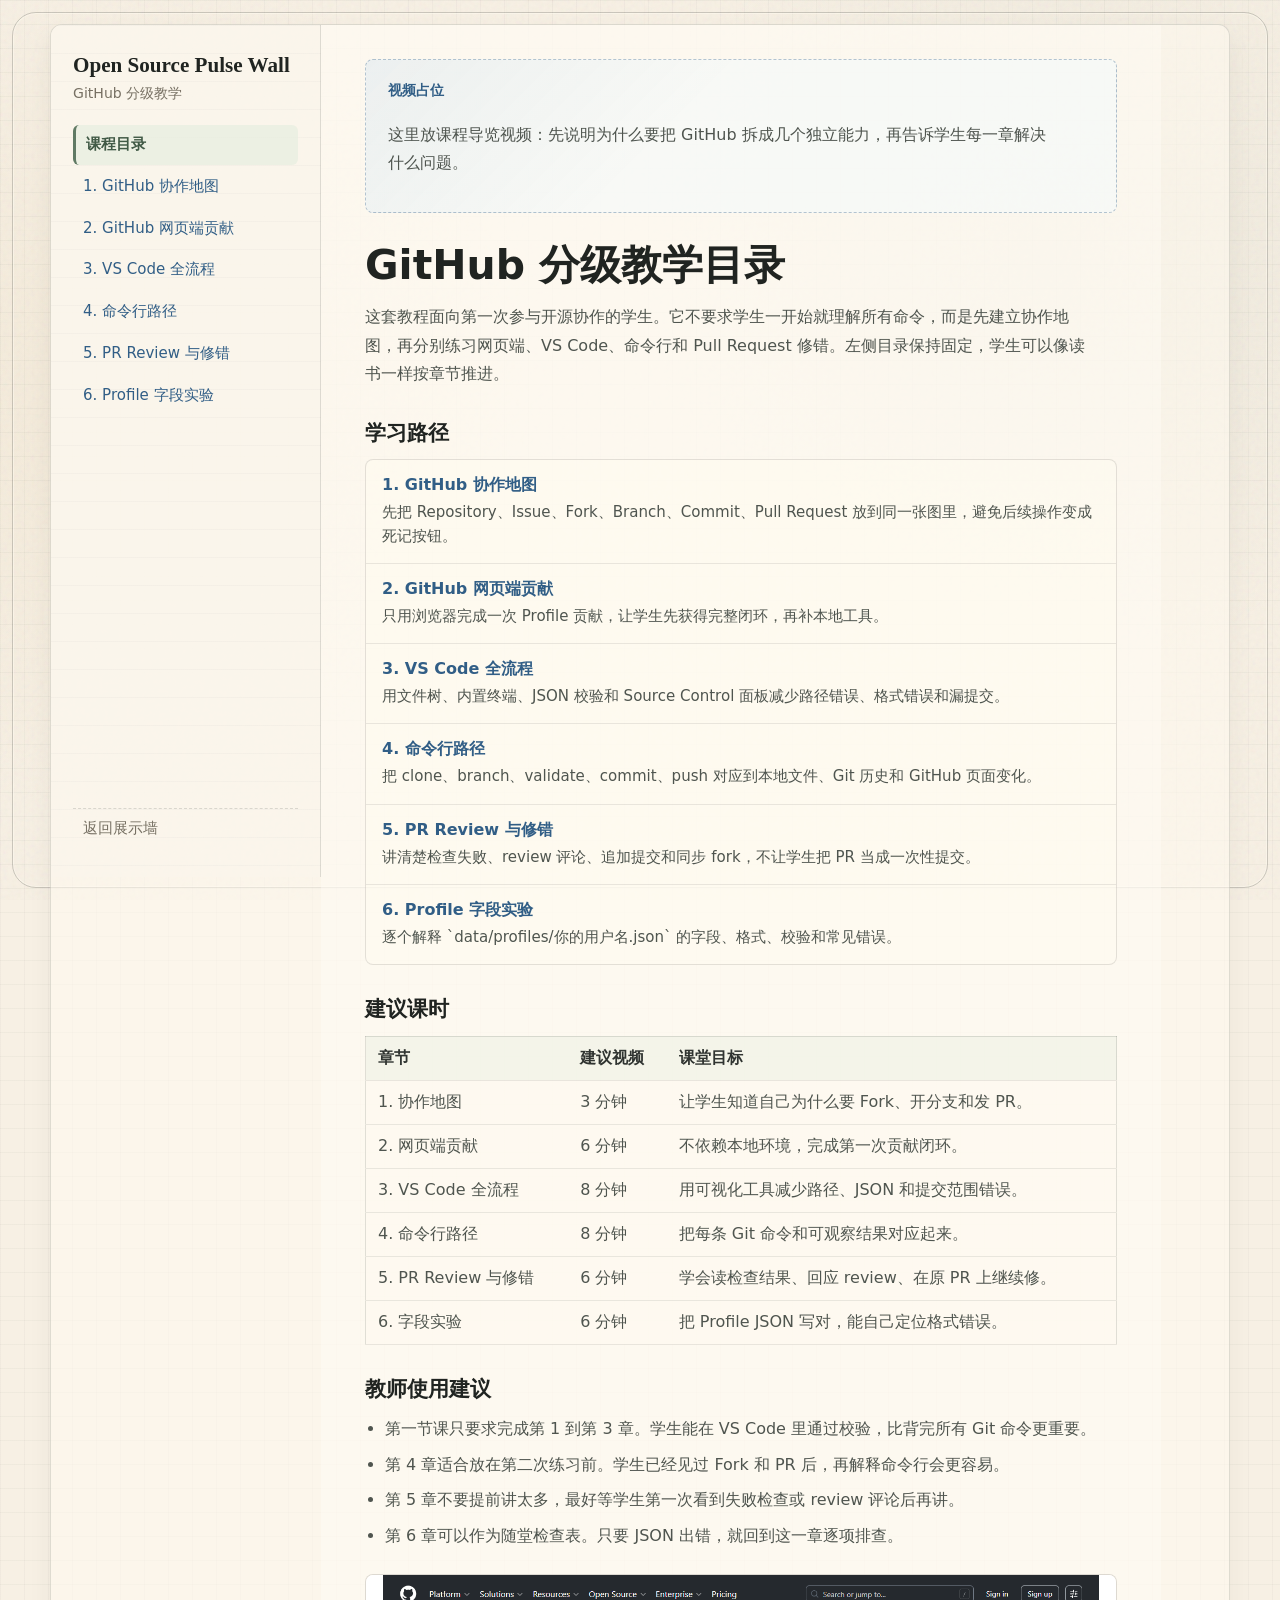
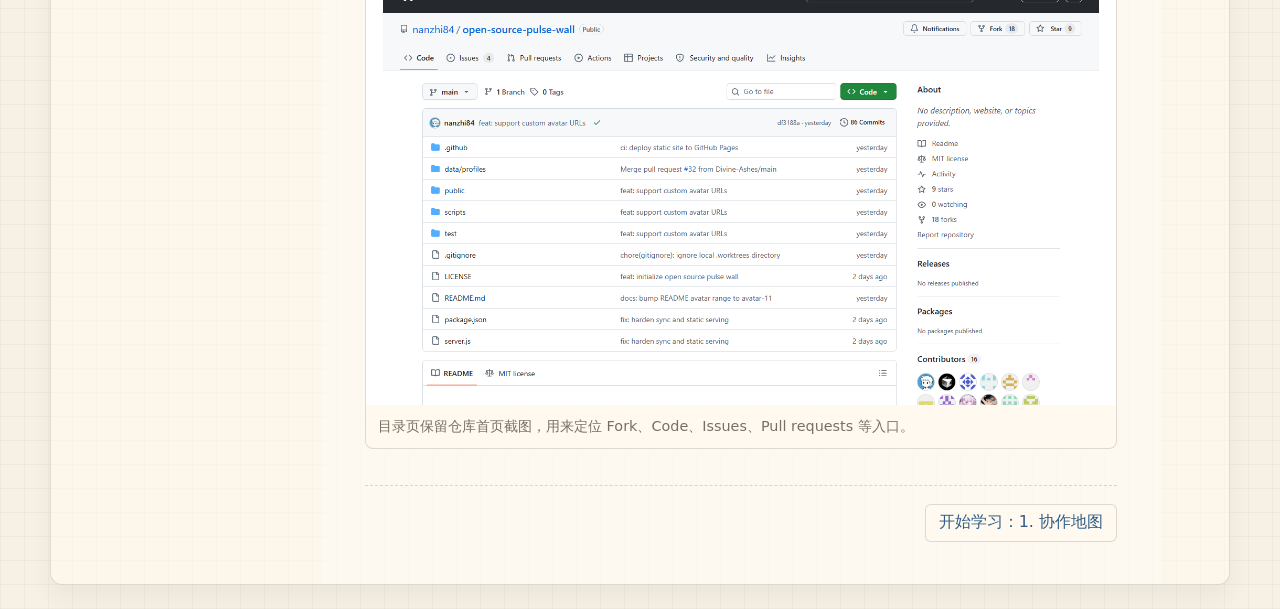
<file: public/guide.html>
<!doctype html>
<html lang="zh-CN">
<head>
  <meta charset="utf-8" />
  <meta name="viewport" content="width=device-width, initial-scale=1" />
  <title>GitHub 分级教学目录 | Open Source Pulse Wall</title>
  <meta name="description" content="Open Source Pulse Wall 的 GitHub 分级教学目录，按章节拆解网页端、VS Code、命令行和 Pull Request 协作。" />
  <link rel="icon" href="favicon.svg" type="image/svg+xml" />
  <link rel="stylesheet" href="styles.css" />
</head>
<body>
  <div class="paper-grain" aria-hidden="true"></div>

  <main class="guide-doc-layout">
    <aside class="guide-sidebar" aria-label="章节目录">
      <a class="guide-sidebar-brand" href="guide.html">
        <strong>Open Source Pulse Wall</strong>
        <small>GitHub 分级教学</small>
      </a>
      <nav class="guide-sidebar-nav">
        <a class="is-active" href="guide.html">课程目录</a>
        <a href="guide-level-0.html">1. GitHub 协作地图</a>
        <a href="guide-level-1.html">2. GitHub 网页端贡献</a>
        <a href="guide-level-2.html">3. VS Code 全流程</a>
        <a href="guide-level-3.html">4. 命令行路径</a>
        <a href="guide-level-4.html">5. PR Review 与修错</a>
        <a href="guide-profile-lab.html">6. Profile 字段实验</a>
      </nav>
      <a class="guide-sidebar-back" href="index.html">返回展示墙</a>
    </aside>

    <article class="guide-doc-main">
      <div class="guide-video-placeholder">
        <span>视频占位</span>
        <p>这里放课程导览视频：先说明为什么要把 GitHub 拆成几个独立能力，再告诉学生每一章解决什么问题。</p>
      </div>

      <h1>GitHub 分级教学目录</h1>
      <p class="guide-doc-lead">这套教程面向第一次参与开源协作的学生。它不要求学生一开始就理解所有命令，而是先建立协作地图，再分别练习网页端、VS Code、命令行和 Pull Request 修错。左侧目录保持固定，学生可以像读书一样按章节推进。</p>

      <section class="guide-doc-section">
        <h2>学习路径</h2>
        <div class="guide-doc-index">
          <a href="guide-level-0.html">
            <strong>1. GitHub 协作地图</strong>
            <span>先把 Repository、Issue、Fork、Branch、Commit、Pull Request 放到同一张图里，避免后续操作变成死记按钮。</span>
          </a>
          <a href="guide-level-1.html">
            <strong>2. GitHub 网页端贡献</strong>
            <span>只用浏览器完成一次 Profile 贡献，让学生先获得完整闭环，再补本地工具。</span>
          </a>
          <a href="guide-level-2.html">
            <strong>3. VS Code 全流程</strong>
            <span>用文件树、内置终端、JSON 校验和 Source Control 面板减少路径错误、格式错误和漏提交。</span>
          </a>
          <a href="guide-level-3.html">
            <strong>4. 命令行路径</strong>
            <span>把 clone、branch、validate、commit、push 对应到本地文件、Git 历史和 GitHub 页面变化。</span>
          </a>
          <a href="guide-level-4.html">
            <strong>5. PR Review 与修错</strong>
            <span>讲清楚检查失败、review 评论、追加提交和同步 fork，不让学生把 PR 当成一次性提交。</span>
          </a>
          <a href="guide-profile-lab.html">
            <strong>6. Profile 字段实验</strong>
            <span>逐个解释 `data/profiles/你的用户名.json` 的字段、格式、校验和常见错误。</span>
          </a>
        </div>
      </section>

      <section class="guide-doc-section">
        <h2>建议课时</h2>
        <table class="guide-doc-table">
          <thead>
            <tr>
              <th>章节</th>
              <th>建议视频</th>
              <th>课堂目标</th>
            </tr>
          </thead>
          <tbody>
            <tr><td>1. 协作地图</td><td>3 分钟</td><td>让学生知道自己为什么要 Fork、开分支和发 PR。</td></tr>
            <tr><td>2. 网页端贡献</td><td>6 分钟</td><td>不依赖本地环境，完成第一次贡献闭环。</td></tr>
            <tr><td>3. VS Code 全流程</td><td>8 分钟</td><td>用可视化工具减少路径、JSON 和提交范围错误。</td></tr>
            <tr><td>4. 命令行路径</td><td>8 分钟</td><td>把每条 Git 命令和可观察结果对应起来。</td></tr>
            <tr><td>5. PR Review 与修错</td><td>6 分钟</td><td>学会读检查结果、回应 review、在原 PR 上继续修。</td></tr>
            <tr><td>6. 字段实验</td><td>6 分钟</td><td>把 Profile JSON 写对，能自己定位格式错误。</td></tr>
          </tbody>
        </table>
      </section>

      <section class="guide-doc-section">
        <h2>教师使用建议</h2>
        <ul class="guide-doc-list">
          <li>第一节课只要求完成第 1 到第 3 章。学生能在 VS Code 里通过校验，比背完所有 Git 命令更重要。</li>
          <li>第 4 章适合放在第二次练习前。学生已经见过 Fork 和 PR 后，再解释命令行会更容易。</li>
          <li>第 5 章不要提前讲太多，最好等学生第一次看到失败检查或 review 评论后再讲。</li>
          <li>第 6 章可以作为随堂检查表。只要 JSON 出错，就回到这一章逐项排查。</li>
        </ul>
      </section>

      <figure class="guide-shot">
        <img src="guide-assets/01-repo-home.png" alt="GitHub 仓库首页截图，顶部有 Fork 和 Code 按钮。" loading="lazy" />
        <figcaption>目录页保留仓库首页截图，用来定位 Fork、Code、Issues、Pull requests 等入口。</figcaption>
      </figure>

      <nav class="guide-doc-pager" aria-label="章节导航">
        <span></span>
        <a href="guide-level-0.html">开始学习：1. 协作地图</a>
      </nav>
    </article>
  </main>
</body>
</html>
</file>
<file: public/styles.css>
:root {
  --paper: #f6f0e5;
  --paper-light: #fffaf0;
  --paper-mid: #eee4d4;
  --ink: #303431;
  --ink-soft: #4f554f;
  --muted: #777063;
  --line: #d5cbbb;
  --line-dark: #b9ad9c;
  --sage: #607a64;
  --sage-dark: #415a46;
  --sage-soft: #e6eddf;
  --gold: #c39a45;
  --error: #9d4d43;
  --charcoal: #202421;
  --shadow: 0 14px 34px rgba(55, 44, 29, 0.12);
  --shadow-soft: 0 6px 16px rgba(55, 44, 29, 0.08);
  --hand: "Segoe Print", "Bradley Hand", "Comic Sans MS", "Kaiti SC", "STKaiti", cursive;
  font-family: ui-sans-serif, system-ui, -apple-system, BlinkMacSystemFont, "Segoe UI", "PingFang SC", "Microsoft YaHei", sans-serif;
}

* { box-sizing: border-box; }
html { scroll-behavior: smooth; }
body {
  min-height: 100vh;
  margin: 0;
  color: var(--ink);
  background:
    radial-gradient(circle at 8% 12%, rgba(196, 154, 69, .11), transparent 26rem),
    radial-gradient(circle at 86% 8%, rgba(96, 122, 100, .10), transparent 25rem),
    linear-gradient(180deg, #fbf6ed 0%, var(--paper) 62%, #f1e6d6 100%);
  overflow-x: hidden;
}

body::before {
  content: "";
  position: fixed;
  inset: 0;
  z-index: 0;
  pointer-events: none;
  opacity: .32;
  background-image: url("data:image/svg+xml,%3Csvg viewBox='0 0 240 240' xmlns='http://www.w3.org/2000/svg'%3E%3Cfilter id='n'%3E%3CfeTurbulence type='fractalNoise' baseFrequency='.82' numOctaves='3' stitchTiles='stitch'/%3E%3C/filter%3E%3Crect width='240' height='240' filter='url(%23n)' opacity='.18'/%3E%3C/svg%3E");
}

body::after {
  content: "";
  position: fixed;
  inset: 14px;
  z-index: 1;
  pointer-events: none;
  border: 1px solid rgba(48, 52, 49, .16);
  border-radius: 20px;
  box-shadow: inset 0 0 0 1px rgba(255, 250, 240, .48);
}

button, input, select { font: inherit; }
button { cursor: pointer; }
code, pre { font-family: ui-monospace, SFMono-Regular, Menlo, Monaco, Consolas, "Liberation Mono", monospace; }
h1, h2, h3, p { margin-top: 0; }
svg { fill: none; stroke: currentColor; stroke-linecap: round; stroke-linejoin: round; }

.sr-only {
  position: absolute;
  width: 1px;
  height: 1px;
  padding: 0;
  margin: -1px;
  overflow: hidden;
  clip: rect(0, 0, 0, 0);
  white-space: nowrap;
  border: 0;
}

.paper-grain {
  position: fixed;
  inset: 0;
  z-index: 0;
  pointer-events: none;
  background:
    linear-gradient(90deg, rgba(48, 52, 49, .024) 1px, transparent 1px),
    linear-gradient(rgba(48, 52, 49, .018) 1px, transparent 1px);
  background-size: 46px 46px;
  mask-image: linear-gradient(to bottom, rgba(0,0,0,.28), transparent 74%);
}

.edge-plant {
  position: fixed;
  left: -30px;
  top: 160px;
  z-index: 2;
  width: 122px;
  color: rgba(48, 52, 49, .55);
  pointer-events: none;
}
.edge-plant path { stroke-width: 2; }

.paper-plane {
  position: fixed;
  right: 60px;
  top: 96px;
  z-index: 2;
  width: min(250px, 21vw);
  color: rgba(48, 52, 49, .62);
  pointer-events: none;
}
.paper-plane path { stroke-width: 2.1; }
.paper-plane .plane-path { stroke-dasharray: 7 10; opacity: .55; }

.page-shell {
  position: relative;
  z-index: 3;
  width: min(1190px, calc(100% - 32px));
  margin: 0 auto;
  padding: 30px 0 30px;
}

.topbar {
  display: grid;
  grid-template-columns: minmax(260px, 1fr) auto auto;
  align-items: center;
  gap: 28px;
  min-height: 58px;
  margin-bottom: 28px;
}

.brand {
  display: inline-flex;
  align-items: center;
  gap: 12px;
  width: fit-content;
  color: var(--ink);
  text-decoration: none;
}

.brand-mark {
  display: grid;
  place-items: center;
  width: 54px;
  height: 54px;
  border: 2px solid var(--charcoal);
  border-radius: 50%;
  background: rgba(255, 250, 240, .62);
}

.brand-mark svg {
  width: 42px;
  height: 42px;
  stroke: var(--charcoal);
  stroke-width: 2.2;
}

.brand strong {
  display: block;
  font-size: 1.04rem;
  line-height: 1.18;
  white-space: nowrap;
}

.brand small {
  display: block;
  margin-top: 3px;
  color: var(--muted);
  font-size: .78rem;
}

.topnav {
  display: flex;
  align-items: center;
  gap: clamp(24px, 3.2vw, 46px);
  color: var(--muted);
  font-size: .95rem;
}

.topnav a {
  position: relative;
  padding: 8px 0;
  color: inherit;
  text-decoration: none;
  white-space: nowrap;
}

.topnav a::after {
  content: "";
  position: absolute;
  left: 50%;
  bottom: 0;
  width: 0;
  height: 2px;
  border-radius: 999px;
  background: var(--gold);
  transform: translateX(-50%) rotate(-3deg);
  transition: width .18s ease;
}

.topnav a:hover,
.topnav a.active { color: var(--ink); }
.topnav a:hover::after,
.topnav a.active::after { width: 30px; }

.topbar-actions {
  display: inline-flex;
  align-items: center;
  justify-content: flex-end;
  gap: 18px;
  min-width: 0;
}

.guide-entry {
  position: relative;
  display: inline-flex;
  align-items: center;
  gap: 5px;
  min-height: 28px;
  padding: 0 16px 5px 0;
  border: 0;
  border-radius: 0;
  color: var(--ink);
  background: transparent;
  text-decoration: none;
  box-shadow: none;
  transform: rotate(-1.4deg);
  transition: color .16s ease, transform .16s ease;
}

.guide-entry::after {
  content: "";
  position: absolute;
  left: 2px;
  right: 16px;
  bottom: 3px;
  height: 2px;
  border-radius: 999px;
  background: rgba(195, 154, 69, .68);
  transform: rotate(-2deg);
}

.guide-entry svg {
  flex: 0 0 auto;
  width: 23px;
  height: 18px;
  fill: none;
  stroke: currentColor;
  stroke-width: 1.65;
  stroke-linecap: round;
  stroke-linejoin: round;
  opacity: .78;
  transform: translateY(-1px) rotate(3deg);
}

.guide-entry span {
  position: relative;
  display: inline-flex;
  align-items: baseline;
}

.guide-entry strong {
  font-family: var(--hand);
  font-size: 1.08rem;
  font-weight: 800;
  line-height: 1;
  white-space: nowrap;
}

.guide-entry small {
  position: absolute;
  right: -8px;
  bottom: -14px;
  color: var(--muted);
  font-size: .62rem;
  line-height: 1;
  transform: rotate(3deg);
  white-space: nowrap;
}

.guide-entry:hover,
.guide-entry:focus-visible {
  color: var(--sage-dark);
  outline: 0;
  transform: translateY(-1px) rotate(-.7deg);
}

.guide-entry:focus-visible::before {
  content: "";
  position: absolute;
  inset: -5px -9px -12px -7px;
  border: 1px dashed rgba(49, 94, 134, .5);
  border-radius: 12px 9px 13px 10px;
}

.star-badge {
  display: inline-flex;
  align-items: center;
  justify-content: center;
  justify-self: end;
  gap: 10px;
  width: fit-content;
  min-width: 116px;
  min-height: 34px;
  padding: 0 12px;
  border: 1px solid var(--line);
  border-radius: 8px;
  background: rgba(255,250,240,.7);
  box-shadow: var(--shadow-soft);
  font-size: .9rem;
}

.star-badge span::before {
  content: "✦";
  display: inline-block;
  margin-right: 5px;
  color: var(--gold);
}

.star-badge strong {
  padding-left: 10px;
  border-left: 1px solid var(--line);
  color: var(--ink-soft);
}

.hero {
  display: grid;
  grid-template-columns: minmax(0, 1.15fr) minmax(360px, .85fr);
  gap: 58px;
  align-items: center;
  min-height: 405px;
  padding: 16px 0 28px;
}

.hero-copy {
  min-width: 0;
  padding-left: 4px;
}

h1 {
  margin: 0 0 16px;
  color: var(--charcoal);
  font-family: var(--hand);
  font-size: clamp(2.75rem, 2.72vw, 3.35rem);
  line-height: .96;
  letter-spacing: 0;
  white-space: nowrap;
  transform: rotate(-1deg);
}

.hero h2,
.section-head h2,
.panel-title-row h2 {
  position: relative;
  display: inline-block;
  margin: 0;
  color: var(--charcoal);
  font-family: var(--hand);
  font-size: clamp(1.36rem, 2.35vw, 2.05rem);
  letter-spacing: 0;
}

.hero h2::after,
.section-head h2::after {
  content: "";
  position: absolute;
  left: 2px;
  bottom: -9px;
  width: min(78%, 150px);
  height: 3px;
  border-radius: 999px;
  background: var(--gold);
  transform: rotate(-2deg);
}

.hero-text {
  max-width: 565px;
  margin: 28px 0 20px;
  color: var(--muted);
  font-size: 1.02rem;
  line-height: 1.82;
}

.status-cluster {
  display: flex;
  flex-wrap: wrap;
  align-items: center;
  gap: 12px;
  margin-top: 6px;
}

.status-pill {
  display: inline-flex;
  align-items: center;
  gap: 9px;
  min-height: 38px;
  padding: 0 16px;
  border: 1px solid var(--line);
  border-radius: 999px;
  background: rgba(255,250,240,.72);
  box-shadow: var(--shadow-soft);
  color: var(--muted);
  font-size: .9rem;
}

.status-dot {
  width: 10px;
  height: 10px;
  border-radius: 50%;
  background: var(--gold);
  box-shadow: 0 0 0 5px rgba(196,154,69,.12);
}

.status-dot.online {
  background: var(--sage);
  box-shadow: 0 0 0 5px rgba(96,122,100,.15);
  animation: softPulse 1.8s ease-in-out infinite;
}

.status-dot.offline {
  background: var(--error);
  box-shadow: 0 0 0 5px rgba(157,77,67,.13);
}

@keyframes softPulse {
  0%, 100% { transform: scale(1); }
  50% { transform: scale(.72); }
}

.sync-note {
  color: var(--muted);
  font-size: .88rem;
}

.sync-note::before {
  content: "";
  display: inline-block;
  width: 1px;
  height: 18px;
  margin: 0 12px 0 4px;
  vertical-align: middle;
  background: var(--line);
}

.hero-actions {
  display: flex;
  flex-wrap: wrap;
  gap: 18px;
  margin-top: 22px;
}

.primary-action,
.ghost-action {
  display: inline-flex;
  align-items: center;
  justify-content: center;
  gap: 10px;
  min-height: 48px;
  padding: 0 24px;
  border: 1.5px solid var(--charcoal);
  border-radius: 10px;
  color: var(--ink);
  background: rgba(255,250,240,.75);
  text-decoration: none;
  box-shadow: 0 3px 0 rgba(48,52,49,.82), var(--shadow-soft);
  transition: transform .16s ease, box-shadow .16s ease;
}

.primary-action {
  color: #fffaf0;
  border-color: var(--sage-dark);
  background: linear-gradient(180deg, #6f8972, var(--sage-dark));
  font-weight: 800;
}

.primary-action svg,
.ghost-action svg {
  width: 20px;
  height: 20px;
  stroke-width: 1.8;
}

.ghost-action { font-weight: 700; }
.primary-action:hover,
.ghost-action:hover {
  transform: translateY(-2px) rotate(-.5deg);
  box-shadow: 0 6px 0 rgba(48,52,49,.82), var(--shadow);
}

.command-card {
  position: relative;
  padding: 20px 20px 16px;
  border: 1.5px solid rgba(48,52,49,.27);
  border-radius: 18px;
  background: rgba(255,250,240,.72);
  box-shadow: var(--shadow);
}

.command-card::after {
  content: "";
  position: absolute;
  inset: 8px;
  border: 1px dashed rgba(48,52,49,.13);
  border-radius: 13px;
  pointer-events: none;
}

.sketch-caption {
  position: absolute;
  left: 34px;
  top: -33px;
  color: var(--charcoal);
  font-family: var(--hand);
  font-size: 1.25rem;
  font-weight: 700;
  transform: rotate(1deg);
}

.sketch-caption::before,
.sketch-caption::after {
  content: "";
  position: absolute;
  top: 12px;
  width: 16px;
  height: 1px;
  background: var(--ink);
}

.sketch-caption::before { left: -22px; transform: rotate(28deg); }
.sketch-caption::after { right: -22px; transform: rotate(-28deg); }

.command-title {
  display: flex;
  justify-content: space-between;
  align-items: center;
  position: relative;
  z-index: 1;
  padding: 0 5px 10px;
  color: var(--muted);
  font-size: .82rem;
}

.command-card pre {
  position: relative;
  z-index: 1;
  margin: 0;
  padding: 10px 12px 8px;
  white-space: pre-wrap;
  color: #38423c;
  font-size: clamp(.73rem, 1.12vw, .84rem);
  line-height: 1.6;
}

.tip-line {
  position: relative;
  z-index: 1;
  margin: 4px 0 0;
  padding: 12px 12px 0;
  border-top: 1px solid rgba(48,52,49,.12);
  color: var(--muted);
  font-size: .82rem;
}

.feedback-panel,
.wall-section,
.history-section,
.board-section,
.steps,
.about {
  border: 1px solid rgba(48,52,49,.15);
  border-radius: 12px;
  background: rgba(255,250,240,.66);
  box-shadow: var(--shadow);
  backdrop-filter: blur(8px);
}

.feedback-panel {
  display: grid;
  grid-template-columns: minmax(0, 1fr) minmax(260px, .34fr);
  gap: 24px;
  margin-top: 10px;
  padding: 16px 18px;
}

.panel-title-row {
  display: flex;
  align-items: center;
  gap: 18px;
  padding-bottom: 10px;
  border-bottom: 1px solid var(--line);
}

.panel-title-row h2 { font-size: 1.14rem; }
.panel-title-row span {
  display: inline-flex;
  align-items: center;
  gap: 8px;
  color: var(--muted);
  font-size: .82rem;
}
.panel-title-row i {
  width: 8px;
  height: 8px;
  border-radius: 50%;
  background: var(--sage);
  box-shadow: 0 0 0 5px rgba(96,122,100,.12);
}

.stats-row {
  display: grid;
  grid-template-columns: repeat(auto-fit, minmax(168px, 1fr));
}

.stat-card {
  display: flex;
  align-items: center;
  gap: 14px;
  min-height: 112px;
  padding: 16px 18px;
  border-right: 1px solid var(--line);
}

.stat-card:last-child { border-right: 0; }
.stat-card svg {
  flex: 0 0 auto;
  width: 38px;
  height: 38px;
  color: var(--ink-soft);
  stroke-width: 1.55;
}
.stat-card strong {
  display: block;
  color: var(--charcoal);
  font-family: Georgia, serif;
  font-size: 1.78rem;
  font-weight: 500;
  line-height: 1;
}
.stat-card span,
.stat-card small {
  display: block;
  color: var(--muted);
  font-size: .8rem;
  line-height: 1.5;
}

.feed-box {
  padding: 2px 8px 0 0;
  border-left: 1px solid var(--line);
}

.feed-head {
  display: flex;
  justify-content: space-between;
  align-items: center;
  margin-bottom: 12px;
  padding-left: 22px;
}
.feed-head strong {
  color: var(--charcoal);
  font-family: var(--hand);
  font-size: 1.06rem;
}
.view-all-feed {
  border: 0;
  padding: 2px 0 2px 10px;
  background: transparent;
  color: var(--muted);
  font-size: .8rem;
}
.view-all-feed::after {
  content: " ->";
  color: var(--gold);
}
.view-all-feed:hover,
.view-all-feed:focus-visible {
  color: var(--charcoal);
  outline: 0;
  text-decoration: underline;
  text-decoration-color: var(--gold);
  text-underline-offset: 4px;
}

#liveFeed {
  position: relative;
  display: grid;
  gap: 10px;
  margin: 0;
  padding: 0 0 0 40px;
  list-style: none;
}
#liveFeed::before {
  content: "";
  position: absolute;
  left: 25px;
  top: 7px;
  bottom: 8px;
  width: 1px;
  background: var(--line-dark);
}
#liveFeed li {
  position: relative;
  display: grid;
  grid-template-columns: 42px 1fr;
  gap: 8px;
  color: var(--ink);
  font-size: .8rem;
  line-height: 1.35;
}
#liveFeed li::before {
  content: "";
  position: absolute;
  left: -18px;
  top: 4px;
  width: 7px;
  height: 7px;
  border: 1px solid var(--sage);
  border-radius: 50%;
  background: var(--paper-light);
}
#liveFeed time { color: var(--muted); }

.profile-card {
  position: relative;
  display: grid;
  gap: 10px;
  min-height: 174px;
  padding: 12px;
  border: 1.2px solid rgba(48,52,49,.24);
  border-radius: 8px;
  background: linear-gradient(180deg, rgba(255,250,240,.86), rgba(247,241,230,.92));
  box-shadow: var(--shadow-soft);
  overflow: hidden;
}

.profile-card::after {
  content: "";
  position: absolute;
  right: -4px;
  bottom: -5px;
  width: 78px;
  height: 58px;
  opacity: .42;
  background: url("data:image/svg+xml,%3Csvg viewBox='0 0 90 70' xmlns='http://www.w3.org/2000/svg'%3E%3Cg fill='none' stroke='%23607a64' stroke-width='1.4' stroke-linecap='round' stroke-linejoin='round'%3E%3Cpath d='M6 62c9-20 24-31 44-34 15-2 28 2 38 12'/%3E%3Cpath d='M18 60c12-11 23-18 35-19 12-2 23 1 33 9'/%3E%3Cpath d='M10 64h78'/%3E%3Cpath d='M9 55c0-11 3-19 9-25 5 8 5 17 1 26'/%3E%3Cpath d='M23 54c1-11 5-19 13-25 3 9 1 17-6 26'/%3E%3C/g%3E%3C/svg%3E") center / contain no-repeat;
}

.profile-card[data-style="minimal"] {
  background: transparent;
  border: 1px solid rgba(48,52,49,.15);
  box-shadow: none;
  border-radius: 6px;
}
.profile-card[data-style="minimal"]::after {
  display: none;
}
.profile-card[data-style="sketch"] {
  border: 1.5px dashed rgba(48,52,49,.4);
  transform: rotate(-.6deg);
  background: #fdfbf7;
}
.profile-card[data-style="notebook"] {
  background-color: #faf9f5;
  background-image: repeating-linear-gradient(180deg, rgba(48,52,49,.06) 0 1px, transparent 1px 28px);
}
.profile-card[data-style="ink"] {
  background: #f4f4f4;
  border: 1.5px solid #222;
}
.profile-card[data-style="ink"] .role,
.profile-card[data-style="ink"] .profile-tags span {
  font-family: ui-monospace, SFMono-Regular, Menlo, Monaco, Consolas, monospace;
}
.profile-card[data-style="sage"] {
  background: linear-gradient(180deg, rgba(240,245,235,.9), rgba(225,235,215,.92));
  border-color: rgba(96,122,100,.3);
}

.profile-top {
  position: relative;
  z-index: 1;
  display: flex;
  align-items: center;
  gap: 12px;
}

.avatar-image {
  flex: 0 0 auto;
  width: 70px;
  height: 70px;
  border: 1.2px solid rgba(48,52,49,.24);
  border-radius: 8px;
  background: rgba(255,250,240,.66);
  object-fit: cover;
}

.wall .avatar-image {
  width: 62px;
  height: 62px;
}

.profile-top h3 {
  margin: 0;
  color: var(--charcoal);
  font-family: var(--hand);
  font-size: 1.16rem;
  line-height: 1.2;
}

.handle {
  display: inline-block;
  margin-top: 3px;
  color: var(--muted);
  text-decoration: none;
  font-size: .8rem;
}

.role {
  position: relative;
  z-index: 1;
  display: inline-flex;
  width: fit-content;
  align-items: center;
  min-height: 26px;
  padding: 0 8px;
  border: 1px solid rgba(96,122,100,.27);
  border-radius: 5px;
  background: var(--sage-soft);
  color: var(--sage-dark);
  font-size: .76rem;
  font-weight: 800;
}

.motto {
  position: relative;
  z-index: 1;
  margin: 0;
  color: var(--ink);
  font-size: .86rem;
  line-height: 1.55;
}

.location-row {
  position: relative;
  z-index: 1;
  display: flex;
  align-items: center;
  gap: 6px;
  color: var(--muted);
  font-size: .8rem;
}
.location-row svg {
  width: 15px;
  height: 15px;
  stroke-width: 1.8;
}

.profile-tags {
  position: relative;
  z-index: 1;
  display: flex;
  flex-wrap: wrap;
  gap: 6px;
  margin-top: auto;
}

.profile-tags span {
  display: inline-flex;
  align-items: center;
  min-height: 23px;
  padding: 0 8px;
  border: 1px solid var(--line);
  border-radius: 5px;
  background: rgba(230,237,223,.66);
  color: var(--ink);
  font-size: .72rem;
}

.cheer-badge {
    position: absolute;
    top: 9px;
    right: 9px;
    z-index: 2;
    display: inline-flex;
    align-items: center;
    height: 22px;
    padding: 0 9px;
    border: 1.2px dashed rgba(163, 106, 59, .55);
    border-radius: 14px;
    background: rgba(255, 243, 219, .82);
    color: #8a4a1b;
    font-family: var(--hand);
    font-size: .72rem;
    letter-spacing: .02em;
    box-shadow: 0 1px 0 rgba(48, 52, 49, .06);
    transform: rotate(2.4deg);
}

button.cheer-badge {
    cursor: pointer;
    appearance: none;
    line-height: 1;
    transition: background-color .15s ease, border-color .15s ease, transform .15s ease;
}

button.cheer-badge:hover,
button.cheer-badge:focus-visible {
    outline: 0;
    background: rgba(255, 232, 190, .95);
    border-color: #8a4a1b;
    transform: rotate(2.4deg) translateY(-1px);
}

.cheers-block {
    position: relative;
    z-index: 1;
    margin-top: 2px;
    padding: 8px 10px;
    border: 1px dashed rgba(96, 122, 100, .32);
    border-radius: 7px;
    background: rgba(252, 247, 236, .72);
}

.cheers-block.is-empty {
    border-style: dotted;
    background: rgba(248, 244, 232, .5);
}

.cheers-head {
    display: flex;
    align-items: center;
    justify-content: space-between;
    gap: 8px;
    margin-bottom: 4px;
}

.cheers-label {
    color: var(--sage-dark);
    font-family: var(--hand);
    font-weight: 800;
    font-size: .76rem;
    letter-spacing: .02em;
}

.cheers-icon {
    width: 14px;
    height: 14px;
    fill: none;
    stroke: rgba(96, 122, 100, .7);
    stroke-width: 1.6;
    stroke-linecap: round;
    stroke-linejoin: round;
}

.cheers-hint {
    margin: 0;
    color: var(--muted);
    font-size: .72rem;
    line-height: 1.5;
}

.cheers-list {
    margin: 0;
    padding: 0;
    list-style: none;
    display: grid;
    gap: 4px;
}

.cheers-list li {
    display: flex;
    flex-wrap: wrap;
    gap: 4px;
    color: var(--ink);
    font-size: .76rem;
    line-height: 1.45;
}

.cheer-from {
    flex: 0 0 auto;
    color: #8a4a1b;
    font-weight: 700;
}

.cheer-message {
    flex: 1 1 auto;
    min-width: 0;
}

.cheers-more {
    color: var(--muted);
    font-size: .7rem;
    font-style: italic;
}

.cheers-more-button {
    appearance: none;
    border: 0;
    padding: 0;
    background: transparent;
    color: var(--muted);
    font: inherit;
    font-style: italic;
    text-align: left;
    cursor: pointer;
    text-decoration: underline dotted;
    text-underline-offset: 3px;
    transition: color .15s ease;
}

.cheers-more-button:hover,
.cheers-more-button:focus-visible {
    outline: 0;
    color: var(--ink);
}
.profile-footer {
  position: relative;
  z-index: 1;
  display: flex;
  flex-wrap: wrap;
  gap: 8px 10px;
  color: var(--muted);
  font-size: .73rem;
}

.profile-footer a {
  color: var(--sage-dark);
  text-decoration: none;
}

.wall-section,
.history-section,
.board-section,
.steps,
.about {
  margin-top: 16px;
  padding: 22px;
}

.section-head.inline-head {
  display: flex;
  justify-content: space-between;
  align-items: center;
  gap: 18px;
  margin-bottom: 20px;
}

.section-title h2 {
  /* Leave room below the h2::after underline (bottom: -9px, height: 3px). */
  margin-bottom: 20px;
}

.wall-summary {
  margin: 0;
  color: var(--muted);
  font-size: .84rem;
}

.text-link {
  border: 0;
  padding: 2px 0 2px 10px;
  color: var(--ink-soft);
  background: transparent;
  text-decoration: none;
  font-size: .86rem;
  cursor: pointer;
}
.text-link::after { content: "  ->"; }
.text-link:hover,
.text-link:focus-visible {
  color: var(--charcoal);
  outline: 0;
  text-decoration: underline;
  text-decoration-color: var(--gold);
  text-underline-offset: 4px;
}
.wall-toggle[aria-expanded="true"]::after { content: "  ↑"; }
.history-toggle[aria-expanded="true"]::after {
    content: "  ↑";
}

.wall-controls[hidden] {
  display: none;
}

.wall-controls {
  display: grid;
  grid-template-columns: minmax(260px, 1fr) auto;
  align-items: center;
  gap: 12px 18px;
  margin: -6px 0 18px;
  padding: 14px;
  border: 1px solid rgba(48,52,49,.14);
  border-radius: 10px;
  background:
    repeating-linear-gradient(180deg, rgba(48,52,49,.026) 0 1px, transparent 1px 28px),
    rgba(255,250,240,.52);
}

.wall-search {
  display: flex;
  align-items: center;
  gap: 10px;
  min-width: 0;
  padding: 9px 12px;
  border: 1px solid var(--line);
  border-radius: 999px;
  background: rgba(255,250,240,.72);
}

.wall-search svg {
  flex: 0 0 auto;
  width: 18px;
  height: 18px;
  color: var(--muted);
  stroke-width: 1.8;
}

.wall-search input {
  width: 100%;
  min-width: 0;
  border: 0;
  outline: 0;
  color: var(--ink);
  background: transparent;
  font-size: .9rem;
}

.wall-search input::placeholder {
  color: rgba(119,112,99,.78);
}

.wall-filter-row {
  display: flex;
  align-items: center;
  justify-content: flex-end;
  gap: 12px;
  color: var(--muted);
  font-size: .82rem;
  white-space: nowrap;
}

.wall-clear-search {
  border: 1px solid var(--line);
  border-radius: 999px;
  padding: 6px 12px;
  color: var(--ink-soft);
  background: rgba(255,250,240,.66);
  font-size: .8rem;
}

.wall-clear-search[hidden] {
  display: none;
}

.wall-clear-search:hover,
.wall-clear-search:focus-visible {
  color: var(--charcoal);
  border-color: var(--line-dark);
  outline: 0;
}

.wall {
  display: grid;
  grid-template-columns: repeat(5, minmax(0, 1fr));
  gap: 18px;
}

.wall-load-row {
  display: flex;
  justify-content: center;
  margin-top: 18px;
}

.load-more-wall {
  min-width: 148px;
  min-height: 38px;
  border: 1px solid var(--line-dark);
  border-radius: 999px;
  color: var(--ink);
  background: rgba(255,250,240,.72);
  box-shadow: var(--shadow-soft);
  font-size: .86rem;
}

.load-more-wall[hidden] {
  display: none;
}

.load-more-wall:hover,
.load-more-wall:focus-visible {
  color: var(--charcoal);
  border-color: var(--charcoal);
  outline: 0;
}

.empty-wall {
  grid-column: 1 / -1;
  min-height: 130px;
  display: grid;
  place-items: center;
  border: 1px dashed var(--line-dark);
  border-radius: 10px;
  color: var(--muted);
  background: rgba(255,250,240,.45);
  text-align: center;
  padding: 22px;
}

.steps { overflow: hidden; }
.steps::after {
  content: "";
  position: absolute;
  right: 16px;
  bottom: 10px;
  width: 86px;
  height: 86px;
  opacity: .6;
  background: url("data:image/svg+xml,%3Csvg viewBox='0 0 90 90' xmlns='http://www.w3.org/2000/svg'%3E%3Cg fill='none' stroke='%232f3430' stroke-width='1.5' stroke-linecap='round' stroke-linejoin='round'%3E%3Cpath d='M31 82h31l5-31H26l5 31Z'/%3E%3Cpath d='M34 51c-3-18 4-32 19-42 8 16 6 30-6 42'/%3E%3Cpath d='M45 51c4-17 14-28 31-32 0 16-7 27-22 32'/%3E%3Cpath d='M43 51c-10-13-22-18-36-15 6 13 16 18 30 15'/%3E%3Cpath d='M29 60h36'/%3E%3C/g%3E%3C/svg%3E") center / contain no-repeat;
}

.step-list {
  position: relative;
  z-index: 1;
  display: grid;
  grid-template-columns: repeat(4, minmax(0, 1fr));
  gap: 34px;
  margin-top: 22px;
  padding: 0 42px 12px;
}

.step-list article {
  position: relative;
  min-height: 158px;
  padding: 20px 14px 16px;
  border: 1px solid var(--line);
  border-radius: 9px;
  background: rgba(255,250,240,.64);
  box-shadow: var(--shadow-soft);
  text-align: center;
}

.step-list article:not(:last-child)::after {
  content: "->";
  position: absolute;
  top: 50%;
  right: -28px;
  transform: translateY(-50%);
  color: var(--ink);
  font-family: var(--hand);
  font-size: 1.55rem;
}

.step-list article > span {
  display: inline-grid;
  place-items: center;
  width: 28px;
  height: 28px;
  margin-bottom: 8px;
  border-radius: 50%;
  color: #fffaf0;
  background: var(--sage);
  font-weight: 800;
}

.step-list h3 {
  margin: 0 0 10px;
  font-family: var(--hand);
  font-size: .98rem;
}

.step-list svg {
  display: block;
  width: 46px;
  height: 46px;
  margin: 0 auto 8px;
  color: var(--ink-soft);
  stroke-width: 1.65;
}

.step-list p {
  margin: 0;
  color: var(--muted);
  line-height: 1.55;
  font-size: .82rem;
}

.conflict-lab {
    position: relative;
    z-index: 1;
    margin-top: 28px;
    padding: 22px 22px 18px;
    border: 1.4px solid rgba(48, 52, 49, .18);
    border-radius: 12px;
    background: linear-gradient(180deg, rgba(255, 250, 240, .78), rgba(248, 242, 228, .78));
    box-shadow: var(--shadow-soft);
}

.conflict-head h3 {
    margin: 0 0 6px;
    font-family: var(--hand);
    font-size: 1.18rem;
    color: var(--charcoal);
}

.conflict-head p {
    margin: 0;
    color: var(--muted);
    font-size: .86rem;
    line-height: 1.6;
}

.conflict-head code,
.conflict-steps code,
.resource-card code {
    padding: 1px 6px;
    border: 1px dashed rgba(96, 122, 100, .35);
    border-radius: 4px;
    background: rgba(255, 250, 240, .78);
    font-family: ui-monospace, SFMono-Regular, Menlo, Monaco, Consolas, monospace;
    font-size: .82em;
    color: var(--ink);
}

.conflict-flow {
    margin: 18px 0 16px;
    padding: 0;
    list-style: none;
    display: grid;
    gap: 0;
    grid-template-columns: repeat(5, minmax(0, 1fr));
    align-items: stretch;
}

.conflict-flow li {
    position: relative;
    display: flex;
    flex-direction: column;
    align-items: center;
    gap: 6px;
    padding: 10px 8px 8px;
    text-align: center;
    min-width: 0;
}

.conflict-flow li:not(:last-child)::after {
    content: "";
    position: absolute;
    top: 24px;
    right: -8px;
    width: 16px;
    height: 2px;
    background: rgba(96, 122, 100, .45);
    border-radius: 1px;
}

.conflict-flow li:not(:last-child)::before {
    content: "";
    position: absolute;
    top: 19px;
    right: -12px;
    width: 0;
    height: 0;
    border-left: 6px solid rgba(96, 122, 100, .55);
    border-top: 5px solid transparent;
    border-bottom: 5px solid transparent;
}

.conflict-step-num {
    display: inline-flex;
    align-items: center;
    justify-content: center;
    width: 36px;
    height: 36px;
    border: 1.4px solid rgba(48, 52, 49, .32);
    border-radius: 50%;
    background: rgba(232, 239, 226, .78);
    color: var(--sage-dark);
    font-family: var(--hand);
    font-weight: 800;
    font-size: 1.05rem;
    box-shadow: 0 1px 0 rgba(48, 52, 49, .06);
}

.conflict-flow h4 {
    margin: 2px 0 0;
    color: var(--charcoal);
    font-family: var(--hand);
    font-size: 1rem;
    letter-spacing: .02em;
}

.conflict-flow p {
    margin: 0;
    color: var(--muted);
    font-size: .76rem;
    line-height: 1.45;
}

.conflict-flow code {
    padding: 0 4px;
    border-radius: 3px;
    background: rgba(255, 250, 240, .85);
    border: 1px solid rgba(48, 52, 49, .16);
    font-size: .72rem;
}

.conflict-commands {
    margin: 0;
    border: 1.2px solid rgba(48, 52, 49, .18);
    border-radius: 9px;
    background: rgba(255, 250, 240, .92);
    overflow: hidden;
    box-shadow: 0 1px 0 rgba(48, 52, 49, .04);
}

.conflict-commands-head {
    display: flex;
    align-items: center;
    justify-content: space-between;
    gap: 10px;
    padding: 8px 14px;
    border-bottom: 1px solid rgba(48, 52, 49, .14);
    background: rgba(232, 239, 226, .55);
}

.conflict-commands-title {
    color: var(--charcoal);
    font-family: var(--hand);
    font-weight: 800;
    font-size: .82rem;
    letter-spacing: .02em;
}

.conflict-copy {
    padding: 3px 10px;
    border: 1px solid rgba(48, 52, 49, .32);
    border-radius: 14px;
    background: rgba(255, 253, 246, .9);
    color: var(--charcoal);
    font-family: var(--hand);
    font-size: .72rem;
    cursor: pointer;
    transition: background .15s ease, transform .1s ease;
}

.conflict-copy:hover {
    background: rgba(232, 239, 226, .78);
}

.conflict-copy:active {
    transform: translateY(1px);
}

.conflict-commands pre {
    margin: 0;
    padding: 12px 16px;
    background: transparent;
    color: var(--charcoal);
    font-family: ui-monospace, SFMono-Regular, Menlo, Monaco, Consolas, monospace;
    font-size: .8rem;
    line-height: 1.65;
    overflow-x: auto;
}

.conflict-commands pre code {
    display: block;
    white-space: pre;
}

.conflict-rebase-hint {
    margin: 12px 0 0;
    padding: 8px 12px;
    border-left: 3px solid rgba(163, 106, 59, .55);
    background: rgba(255, 243, 219, .6);
    color: var(--ink);
    font-size: .8rem;
    line-height: 1.55;
}

.conflict-rebase-hint code {
    padding: 0 4px;
    border-radius: 3px;
    background: rgba(255, 250, 240, .85);
    border: 1px solid rgba(48, 52, 49, .16);
    font-family: ui-monospace, SFMono-Regular, Menlo, Monaco, Consolas, monospace;
    font-size: .82em;
}

.resource-grid {
    margin-top: 22px;
    display: grid;
    gap: 16px;
    grid-template-columns: repeat(auto-fit, minmax(240px, 1fr));
}

.resource-card {
    position: relative;
    display: flex;
    flex-direction: column;
    padding: 16px 18px;
    border: 1.2px solid rgba(48,52,49,.18);
    border-radius: 12px;
    background: transparent;
}

.resource-icon {
    display: inline-flex;
    align-items: center;
    justify-content: center;
    width: 38px;
    height: 38px;
    margin-bottom: 12px;
    border-radius: 10px;
    background: rgba(232,239,226,.8);
    color: var(--sage-dark);
}

.resource-icon svg {
    width: 20px;
    height: 20px;
    fill: none;
    stroke: currentColor;
    stroke-width: 1.8;
    stroke-linecap: round;
    stroke-linejoin: round;
}

.resource-card h4 {
    margin: 0 0 8px;
    font-family: var(--hand);
    font-size: 1.05rem;
    color: var(--charcoal);
    letter-spacing: .01em;
}

.resource-card p {
    margin: 0;
    color: var(--muted);
    font-size: .82rem;
    line-height: 1.6;
}
.about {
  margin-bottom: 20px;
  text-align: center;
}
.about p {
  margin: 0;
  color: var(--muted);
  font-size: .82rem;
}

body.activity-open {
  overflow: hidden;
}

.activity-overlay[hidden] {
  display: none;
}

.activity-overlay {
  position: fixed;
  inset: 0;
  z-index: 20;
  display: grid;
  place-items: center;
  padding: 24px;
  background:
    linear-gradient(rgba(48, 52, 49, .22), rgba(48, 52, 49, .22)),
    rgba(246, 240, 229, .52);
  backdrop-filter: blur(2px);
}

.activity-panel {
  width: min(560px, 100%);
  max-height: min(720px, calc(100vh - 48px));
  overflow: hidden;
  border: 1px solid rgba(48, 52, 49, .26);
  border-radius: 16px;
  background:
    linear-gradient(180deg, rgba(255,250,240,.98), rgba(246,240,229,.97)),
    var(--paper-light);
  box-shadow: var(--shadow);
}

.activity-panel:focus {
  outline: 0;
}

.activity-panel-head {
  display: flex;
  align-items: flex-start;
  justify-content: space-between;
  gap: 20px;
  padding: 22px 22px 16px;
  border-bottom: 1px solid var(--line);
}

.activity-panel-head h2 {
  margin-bottom: 4px;
  color: var(--charcoal);
  font-family: var(--hand);
  font-size: 1.45rem;
  line-height: 1.1;
}

.activity-panel-head p {
  margin: 0;
  color: var(--muted);
  font-size: .84rem;
}

.activity-close {
  display: grid;
  place-items: center;
  flex: 0 0 auto;
  width: 34px;
  height: 34px;
  border: 1px solid var(--line-dark);
  border-radius: 50%;
  color: var(--ink);
  background: rgba(255, 250, 240, .72);
  box-shadow: var(--shadow-soft);
}

.activity-close svg {
  width: 18px;
  height: 18px;
  stroke-width: 2;
}

.activity-close:hover,
.activity-close:focus-visible {
  color: var(--charcoal);
  border-color: var(--charcoal);
  outline: 0;
}

.activity-list {
  position: relative;
  display: grid;
  gap: 12px;
  max-height: min(560px, calc(100vh - 170px));
  margin: 0;
  padding: 18px 24px 24px 54px;
  overflow-y: auto;
  list-style: none;
}

.activity-list::before {
  content: "";
  position: absolute;
  left: 34px;
  top: 24px;
  bottom: 28px;
  width: 1px;
  background: var(--line-dark);
}

.activity-list li {
  position: relative;
  display: grid;
  grid-template-columns: 58px 1fr;
  gap: 10px;
  color: var(--ink);
  font-size: .9rem;
  line-height: 1.45;
}

.activity-list li::before {
  content: "";
  position: absolute;
  left: -23px;
  top: 6px;
  width: 8px;
  height: 8px;
  border: 1px solid var(--sage);
  border-radius: 50%;
  background: var(--paper-light);
}

.activity-list time {
  color: var(--muted);
  font-size: .82rem;
}

.activity-list .empty-activity {
  grid-template-columns: 1fr;
  color: var(--muted);
}

.activity-list .empty-activity::before,
.activity-list.is-empty::before {
  display: none;
}

.cheers-full-list {
  padding: 14px 22px 22px;
  gap: 0;
}

.cheers-full-list::before {
  display: none;
}

.cheers-full-list li {
  grid-template-columns: 92px 1fr;
  align-items: baseline;
  padding: 12px 0;
  border-bottom: 1px dashed var(--line);
}

.cheers-full-list li:first-child {
  padding-top: 4px;
}

.cheers-full-list li:last-child {
  border-bottom: 0;
}

.cheers-full-list li::before {
  display: none;
}

.cheers-full-list time {
  color: var(--muted);
  font-family: var(--hand);
  font-size: .82rem;
  letter-spacing: .02em;
}

.cheers-full-list .cheer-line {
  display: flex;
  flex-wrap: wrap;
  gap: 6px;
  color: var(--ink);
  font-size: .94rem;
  line-height: 1.5;
  word-break: break-word;
}

.cheers-full-list .cheer-from {
  color: #8a4a1b;
  font-weight: 700;
}

.cheers-full-list .empty-activity {
  grid-template-columns: 1fr;
  padding: 20px 0;
  border-bottom: 0;
}

.cheers-panel {
  width: min(520px, 100%);
}

.validation-box {
  position: fixed;
  right: 22px;
  bottom: 24px;
  z-index: 11;
  max-width: min(440px, calc(100% - 44px));
  padding: 12px 14px;
  border: 1px solid rgba(48,52,49,.18);
  border-radius: 10px;
  background: rgba(255,250,240,.94);
  box-shadow: var(--shadow);
  color: var(--muted);
  font-size: .82rem;
  opacity: 0;
  transform: translateY(12px);
  pointer-events: none;
  transition: opacity .18s ease, transform .18s ease;
}
.validation-box.show {
  opacity: 1;
  transform: translateY(0);
}
.validation-box strong {
  display: block;
  margin-bottom: 4px;
  color: var(--ink);
}
.validation-box p { margin: 0; }
.validation-box ul { margin: 8px 0 0; padding-left: 18px; }
.validation-box.success { border-color: rgba(96,122,100,.36); }
.validation-box.error { border-color: rgba(157,77,67,.36); }

.toast {
  position: fixed;
  left: 50%;
  bottom: 26px;
  z-index: 12;
  max-width: min(520px, calc(100% - 32px));
  padding: 12px 18px;
  border: 1px solid rgba(48,52,49,.22);
  border-radius: 999px;
  color: #fffaf0;
  background: rgba(48,52,49,.92);
  box-shadow: var(--shadow);
  opacity: 0;
  transform: translate(-50%, 16px);
  pointer-events: none;
  transition: opacity .18s ease, transform .18s ease;
}
.toast.show {
  opacity: 1;
  transform: translate(-50%, 0);
}

@media (max-width: 1180px) {
  h1 { font-size: clamp(2.6rem, 4.75vw, 3.6rem); }
  .hero { gap: 34px; }
  .wall { grid-template-columns: repeat(3, minmax(0, 1fr)); }
}

@media (max-width: 980px) {
  .topbar { grid-template-columns: 1fr auto; }
  .topbar-actions {
    grid-column: 2;
    grid-row: 1;
  }
  .topnav {
    grid-column: 1 / -1;
    justify-content: flex-start;
    overflow-x: auto;
    padding-bottom: 4px;
  }
  .hero,
  .feedback-panel {
    grid-template-columns: 1fr;
  }
  .command-card { max-width: 700px; }
  .feed-box {
    border-left: 0;
    border-top: 1px solid var(--line);
    padding: 16px 0 0;
  }
  .feed-head { padding-left: 0; }
  #liveFeed { padding-left: 18px; }
  #liveFeed::before { left: 3px; }
  .step-list {
    grid-template-columns: repeat(2, minmax(0, 1fr));
    padding: 0 0 12px;
  }
  .step-list article::after { display: none; }
}

@media (max-width: 720px) {
  body::after { inset: 7px; border-radius: 15px; }
  .page-shell {
    width: min(100% - 22px, 1190px);
    padding-top: 18px;
  }
  .topbar {
    display: flex;
    flex-direction: column;
    align-items: stretch;
    gap: 14px;
  }
  .brand,
  .topbar-actions { align-self: flex-start; }
  .topbar-actions { justify-content: flex-start; }
  .topnav { gap: 18px; }
  .edge-plant,
  .paper-plane { display: none; }
  h1 {
    font-size: clamp(1.6rem, 7vw, 2.35rem);
    white-space: nowrap;
  }
  .hero { min-height: auto; }
  .sync-note { display: none; }
  .stats-row { grid-template-columns: 1fr; }
  .stat-card {
    border-right: 0;
    border-bottom: 1px solid var(--line);
  }
  .stat-card:last-child { border-bottom: 0; }
  .section-head.inline-head {
    align-items: flex-start;
  }
  .wall-controls {
    grid-template-columns: 1fr;
  }
  .wall-filter-row {
    justify-content: space-between;
    white-space: normal;
  }
  .wall { grid-template-columns: 1fr; }
  .step-list { grid-template-columns: 1fr; }
  .steps::after { display: none; }
  .conflict-flow {
      grid-template-columns: repeat(5, minmax(0, 1fr));
      gap: 0;
  }

  .conflict-flow li {
      padding: 6px 4px;
  }

  .conflict-flow h4 {
      font-size: .9rem;
  }

  .conflict-flow p {
      font-size: .68rem;
  }

  .conflict-step-num {
      width: 30px;
      height: 30px;
      font-size: .9rem;
  }

  .conflict-flow li:not(:last-child)::after {
      top: 20px;
      right: -4px;
      width: 8px;
  }

  .conflict-flow li:not(:last-child)::before {
      top: 15px;
      right: -6px;
  }
  .validation-box { right: 12px; bottom: 14px; }
  .activity-overlay { padding: 12px; }
  .activity-panel {
    max-height: calc(100vh - 24px);
    border-radius: 14px;
  }
  .activity-panel-head {
    padding: 18px 18px 14px;
  }
  .activity-list {
    max-height: calc(100vh - 150px);
    padding: 16px 18px 20px 42px;
  }
  .activity-list::before { left: 25px; }
  .activity-list li {
    grid-template-columns: 48px 1fr;
    font-size: .84rem;
  }
  .activity-list li::before { left: -20px; }
}

.history-actions {
  display: inline-flex;
  align-items: center;
  gap: 14px;
}

.history-summary {
  margin: 0;
  color: var(--muted);
  font-size: .84rem;
}

.history-hint {
  margin: -6px 0 14px;
  color: var(--muted);
  font-size: .82rem;
}

.history-hint strong {
  color: var(--ink);
  font-weight: 600;
}

.history-refresh {
  display: inline-flex;
  align-items: center;
  gap: 8px;
  padding: 4px 10px;
  border: 1px dashed rgba(48,52,49,.28);
  border-radius: 999px;
  background: rgba(255,250,240,.5);
  font-size: .82rem;
  color: var(--ink-soft);
  transition: border-color .2s ease, color .2s ease, background .2s ease;
}

.history-refresh:hover:not(:disabled),
.history-refresh:focus-visible:not(:disabled) {
  border-color: var(--sage);
  color: var(--charcoal);
  background: var(--sage-soft);
  outline: 0;
}

.history-refresh:disabled {
  cursor: progress;
  opacity: .65;
}

.history-refresh::after { content: ""; }

.history-refresh-icon {
  display: inline-flex;
  width: 14px;
  height: 14px;
  color: var(--sage-dark);
}

.history-refresh-icon svg {
  width: 100%;
  height: 100%;
  stroke-width: 1.6;
}

.history-refresh.is-busy .history-refresh-icon svg {
  animation: spin-slow 1.4s linear infinite;
}

@keyframes spin-slow {
  to { transform: rotate(360deg); }
}

.git-graph {
  display: flex;
  align-items: stretch;
  gap: 6px;
  padding: 10px 6px 6px;
  border: 1px solid rgba(48,52,49,.14);
  border-radius: 12px;
  background:
    repeating-linear-gradient(
      180deg,
      transparent 0,
      transparent 55px,
      rgba(48,52,49,.045) 55px,
      rgba(48,52,49,.045) 56px
    ),
    rgba(255,250,240,.62);
  overflow-x: auto;
}

.git-graph-empty {
  flex: 1;
  padding: 26px 16px;
  color: var(--muted);
  font-size: .9rem;
  text-align: center;
}

.git-graph-canvas {
  flex: 0 0 auto;
  display: block;
}

.git-graph-canvas .graph-line {
  fill: none;
  stroke-width: 1.7;
  stroke-linecap: round;
  opacity: .82;
}

.git-graph-canvas .graph-line-fade {
  stroke-dasharray: 3 4;
  opacity: .45;
}

.git-graph-canvas .graph-node {
  fill: var(--paper-light);
  stroke-width: 1.8;
}

.git-graph-canvas .graph-node-merge {
  fill: var(--sage-soft);
  stroke-width: 1.8;
}

.git-commit-list {
  position: relative;
  flex: 1;
  min-width: 0;
  margin: 0;
  padding: 0;
  list-style: none;
}

.git-commit-row {
  position: absolute;
  left: 0;
  right: 0;
  display: flex;
  align-items: center;
  padding: 0 8px;
}

.git-commit-link {
  display: grid;
  grid-template-columns: 28px minmax(0, 1fr);
  gap: 12px;
  align-items: center;
  width: 100%;
  padding: 8px 12px;
  border-radius: 9px;
  color: inherit;
  text-decoration: none;
  transition: background .18s ease, transform .18s ease;
}

.git-commit-link:hover,
.git-commit-link:focus-visible {
  background: rgba(96,122,100,.12);
  outline: 0;
  transform: translateX(2px);
}

.git-commit-avatar {
  width: 28px;
  height: 28px;
  border-radius: 50%;
  overflow: hidden;
  background: var(--paper-mid);
  border: 1px solid rgba(48,52,49,.18);
  display: inline-flex;
  align-items: center;
  justify-content: center;
}

.git-commit-avatar img {
  width: 100%;
  height: 100%;
  object-fit: cover;
}

.git-commit-avatar .avatar-fallback {
  font-family: var(--hand);
  font-size: .9rem;
  color: var(--ink-soft);
}

.git-commit-body {
  display: flex;
  flex-direction: column;
  gap: 2px;
  min-width: 0;
}

.git-commit-message {
  display: flex;
  align-items: center;
  gap: 8px;
  font-size: .92rem;
  color: var(--ink);
  white-space: nowrap;
  overflow: hidden;
  text-overflow: ellipsis;
}

.commit-tag {
  flex: 0 0 auto;
  padding: 0 8px;
  border: 1px solid rgba(96,122,100,.4);
  border-radius: 999px;
  background: var(--sage-soft);
  color: var(--sage-dark);
  font-size: .68rem;
  letter-spacing: .04em;
  text-transform: uppercase;
}

.git-commit-meta {
  display: inline-flex;
  align-items: center;
  gap: 6px;
  color: var(--muted);
  font-size: .76rem;
  white-space: nowrap;
  overflow: hidden;
  text-overflow: ellipsis;
}

.git-commit-meta .commit-author {
  font-weight: 600;
  color: var(--ink-soft);
}

.git-commit-meta .commit-sep {
  color: var(--line-dark);
}

.git-commit-meta .commit-sha {
  font-family: ui-monospace, SFMono-Regular, Menlo, Monaco, Consolas, monospace;
  font-size: .72rem;
  color: var(--ink-soft);
}

.board-summary {
  margin: 0;
  color: var(--muted);
  font-size: .84rem;
}

.board-open {
  align-self: flex-start;
}

.board-grid {
  display: grid;
  grid-template-columns: repeat(2, minmax(0, 1fr));
  gap: 18px;
}

.board-column {
  display: flex;
  flex-direction: column;
  gap: 12px;
  padding: 16px 18px;
  border: 1px solid rgba(48,52,49,.14);
  border-radius: 12px;
  background: rgba(255,250,240,.62);
}

.board-column-head {
  display: flex;
  align-items: center;
  justify-content: space-between;
  gap: 12px;
  padding-bottom: 10px;
  border-bottom: 1px dashed rgba(48,52,49,.18);
}

.board-column-title {
  display: inline-flex;
  align-items: center;
  gap: 10px;
  flex: 1 1 auto;
  min-width: 0;
}

.board-column-title h3 {
  margin: 0;
  color: var(--charcoal);
  font-family: var(--hand);
  font-size: 1.12rem;
  letter-spacing: .02em;
}

.board-column-icon {
  display: inline-grid;
  place-items: center;
  width: 26px;
  height: 26px;
  border-radius: 50%;
  border: 1px solid var(--sage);
  background: var(--sage-soft);
  color: var(--sage-dark);
}

.board-column-icon svg {
  width: 14px;
  height: 14px;
  stroke-width: 1.8;
}

.board-column-icon-pr {
  border-color: var(--gold);
  background: rgba(195,154,69,.16);
  color: var(--gold);
}

.board-column-link {
  flex: 0 0 auto;
  font-size: .8rem;
  color: var(--muted);
  text-decoration: none;
  white-space: nowrap;
}

.board-column-link::after {
  content: "  ->";
  color: var(--gold);
}

.board-column-link:hover,
.board-column-link:focus-visible {
  color: var(--charcoal);
  outline: 0;
  text-decoration: underline;
  text-decoration-color: var(--gold);
  text-underline-offset: 4px;
}

.board-list {
  display: flex;
  flex-direction: column;
  gap: 10px;
  margin: 0;
  padding: 0;
  list-style: none;
}

.board-empty {
  padding: 18px 6px;
  color: var(--muted);
  font-size: .88rem;
  text-align: center;
  font-style: italic;
}

.board-warning {
  padding: 10px 12px;
  border: 1px dashed rgba(157,77,67,.45);
  border-radius: 10px;
  background: rgba(157,77,67,.06);
  color: var(--error);
  font-size: .8rem;
  text-align: left;
}

.board-item {
  position: relative;
}

.board-item-link {
  display: grid;
  grid-template-columns: 32px minmax(0, 1fr) auto;
  gap: 12px;
  align-items: flex-start;
  padding: 10px 12px;
  border: 1px solid rgba(48,52,49,.12);
  border-radius: 10px;
  color: inherit;
  text-decoration: none;
  background: rgba(255,250,240,.55);
  transition: border-color .18s ease, background .18s ease, transform .18s ease;
}

.board-item-link:hover,
.board-item-link:focus-visible {
  border-color: var(--sage);
  background: var(--sage-soft);
  outline: 0;
  transform: translateY(-1px);
}

.board-item-avatar {
  width: 32px;
  height: 32px;
  border-radius: 50%;
  overflow: hidden;
  background: var(--paper-mid);
  border: 1px solid rgba(48,52,49,.18);
  display: inline-flex;
  align-items: center;
  justify-content: center;
}

.board-item-avatar img {
  width: 100%;
  height: 100%;
  object-fit: cover;
}

.board-item-avatar .avatar-fallback {
  font-family: var(--hand);
  font-size: .9rem;
  color: var(--ink-soft);
}

.board-item-body {
  display: flex;
  flex-direction: column;
  gap: 4px;
  min-width: 0;
}

.board-item-title {
  display: flex;
  align-items: center;
  gap: 6px;
  font-size: .92rem;
  color: var(--ink);
  line-height: 1.35;
}

.board-item-number {
  flex: 0 0 auto;
  font-family: ui-monospace, SFMono-Regular, Menlo, Monaco, Consolas, monospace;
  font-size: .76rem;
  color: var(--muted);
}

.board-item-text {
  min-width: 0;
  overflow: hidden;
  text-overflow: ellipsis;
  white-space: nowrap;
}

.board-item-meta {
  display: inline-flex;
  align-items: center;
  flex-wrap: wrap;
  gap: 6px 8px;
  color: var(--muted);
  font-size: .76rem;
}

.board-item-author {
  font-weight: 600;
  color: var(--ink-soft);
}

.board-item-sep {
  color: var(--line-dark);
}

.board-item-state {
  display: inline-flex;
  align-items: center;
  gap: 4px;
  flex: 0 0 auto;
  padding: 2px 8px;
  border-radius: 999px;
  font-size: .7rem;
  letter-spacing: .04em;
  text-transform: uppercase;
  border: 1px solid;
}

.board-item-state[data-state="open"] {
  border-color: rgba(96,122,100,.45);
  background: var(--sage-soft);
  color: var(--sage-dark);
}

.board-item-state[data-state="closed"] {
  border-color: rgba(157,77,67,.4);
  background: rgba(157,77,67,.1);
  color: var(--error);
}

.board-item-state[data-state="draft"] {
  border-color: rgba(48,52,49,.32);
  background: rgba(48,52,49,.06);
  color: var(--ink-soft);
}

.board-item-state-dot {
  width: 6px;
  height: 6px;
  border-radius: 50%;
  background: currentColor;
}

.board-reviewers {
  display: inline-flex;
  align-items: center;
  flex-wrap: wrap;
  gap: 4px 6px;
}

.board-reviewers-label {
  color: var(--muted);
  font-size: .76rem;
}

.board-reviewer-bubble {
  display: inline-flex;
  align-items: center;
  gap: 4px;
  padding: 2px 6px 2px 2px;
  border: 1px solid rgba(195,154,69,.5);
  border-radius: 999px;
  background: rgba(255,250,240,.85);
  color: var(--ink);
  font-size: .76rem;
}

.board-reviewer-bubble img {
  width: 16px;
  height: 16px;
  border-radius: 50%;
  object-fit: cover;
}

.board-reviewer-bubble.no-avatar {
  padding-left: 8px;
}

.board-no-reviewer {
  color: var(--muted);
  font-size: .76rem;
  font-style: italic;
}

#liveFeed li,
.activity-list li {
  --event-color: var(--sage);
}

#liveFeed li[data-event-type="cheer"],
.activity-list li[data-event-type="cheer"] {
  --event-color: var(--gold);
}

#liveFeed li[data-event-type="issue_opened"],
.activity-list li[data-event-type="issue_opened"] {
  --event-color: #4f7a8a;
}

#liveFeed li[data-event-type="issue_closed"],
.activity-list li[data-event-type="issue_closed"] {
  --event-color: #8a4f4f;
}

#liveFeed li[data-event-type="pr_opened"],
.activity-list li[data-event-type="pr_opened"] {
  --event-color: #6a8a3b;
}

#liveFeed li[data-event-type="pr_closed"],
.activity-list li[data-event-type="pr_closed"] {
  --event-color: #8a3b6a;
}

#liveFeed li[data-event-type="review_requested"],
.activity-list li[data-event-type="review_requested"] {
  --event-color: var(--gold);
}

#liveFeed li::before,
.activity-list li::before {
  border-color: var(--event-color);
}

.event-icon {
  position: absolute;
  display: inline-grid;
  place-items: center;
  width: 18px;
  height: 18px;
  border-radius: 50%;
  border: 1px solid var(--event-color);
  background: var(--paper-light);
  color: var(--event-color);
}

#liveFeed li .event-icon {
  left: -23px;
  top: -1px;
}

.activity-list li .event-icon {
  left: -28px;
  top: 1px;
  width: 20px;
  height: 20px;
}

.event-icon svg {
  width: 10px;
  height: 10px;
  stroke-width: 2;
}

#liveFeed li:has(.event-icon)::before,
.activity-list li:has(.event-icon)::before {
  display: none;
}

@media (max-width: 720px) {
  .history-actions {
    flex-wrap: wrap;
    gap: 8px;
  }
  .git-graph {
    padding: 8px 2px 2px;
  }
  .git-commit-meta {
    flex-wrap: wrap;
    white-space: normal;
  }
  .git-commit-message {
    white-space: normal;
  }
  .board-grid {
    grid-template-columns: 1fr;
  }
}

@media (max-width: 430px) {
  h1 { font-size: 1.55rem; }
}

/* Hand-drawn collaboration wall refresh. */
body {
  background:
    linear-gradient(rgba(48, 52, 49, .035) 1px, transparent 1px),
    linear-gradient(90deg, rgba(48, 52, 49, .032) 1px, transparent 1px),
    radial-gradient(circle at 12% 18%, rgba(195, 154, 69, .08), transparent 27rem),
    radial-gradient(circle at 82% 12%, rgba(96, 122, 100, .07), transparent 26rem),
    #f7f0e4;
  background-size: 24px 24px, 24px 24px, auto, auto, auto;
}

body::after {
  inset: 12px;
  border-color: rgba(48, 52, 49, .22);
  border-radius: 24px;
}

.page-shell {
  display: grid;
  grid-template-columns: minmax(0, 1.08fr) minmax(390px, .92fr);
  align-items: start;
  gap: 16px;
  width: min(1460px, calc(100% - 34px));
  padding-top: 22px;
}

.topbar,
.feedback-panel,
.history-section,
.classroom-intro,
.steps,
.about {
  grid-column: 1 / -1;
}

.topbar { order: 1; }
.feedback-panel { order: 2; }
.wall-section { order: 3; grid-column: 1 / 2; }
.board-section { order: 4; grid-column: 2 / 3; }
.history-section { order: 5; }
.classroom-intro { order: 6; }
.steps { order: 7; }
.about { order: 8; }

.topbar {
  grid-template-columns: minmax(280px, 1fr) auto auto;
  margin-bottom: 0;
  padding: 0 8px 4px;
}

.brand-mark {
  width: 40px;
  height: 40px;
  border: 0;
  background: transparent;
  box-shadow: none;
}

.brand-mark svg {
  width: 38px;
  height: 38px;
  stroke-width: 1.9;
}

.brand strong {
  font-family: var(--hand);
  font-size: 1.55rem;
  letter-spacing: 0;
}

.brand small,
.topnav,
.sync-note,
.star-badge {
  font-size: .86rem;
}

.topnav {
  gap: clamp(20px, 2.4vw, 34px);
}

.topnav a::after {
  height: 1px;
  background: rgba(48, 52, 49, .52);
}

.star-badge {
  min-width: 108px;
  border-style: dashed;
  background: rgba(255, 250, 240, .62);
}

.feedback-panel {
  display: block;
  min-height: auto;
  margin: 2px 0 0;
  padding: 0;
  border: 0;
  background: transparent;
  box-shadow: none;
}

.feedback-left,
.panel-title-row,
.feed-box {
  display: contents;
}

.panel-title-row h2,
.panel-title-row span,
.feed-box {
  display: none;
}

.stats-row {
  display: grid;
  grid-template-columns: repeat(5, minmax(150px, 1fr));
  gap: 24px;
}

.stat-card {
  position: relative;
  min-height: 78px;
  padding: 14px 18px 14px 68px;
  border: 1.5px solid rgba(48, 52, 49, .34);
  border-radius: 6px 13px 8px 5px;
  background: rgba(255, 250, 240, .73);
  box-shadow: 0 7px 14px rgba(48, 52, 49, .06);
  transform: rotate(var(--tilt, -.4deg));
}

.stat-card:nth-child(2) { --tilt: .5deg; }
.stat-card:nth-child(3) { --tilt: -.2deg; }
.stat-card:nth-child(4) { --tilt: .35deg; }
.stat-card:nth-child(5) { --tilt: -.55deg; }

.stat-card::after {
  content: "";
  position: absolute;
  top: -8px;
  right: 20px;
  width: 38px;
  height: 16px;
  border: 1px solid rgba(48, 52, 49, .18);
  background: rgba(238, 228, 212, .84);
  transform: rotate(4deg);
}

.stat-card svg {
  position: absolute;
  left: 18px;
  top: 18px;
  width: 34px;
  height: 34px;
  stroke-width: 1.7;
  color: var(--ink-soft);
}

.stat-card strong {
  font-family: var(--hand);
  font-size: 2rem;
  line-height: .95;
}

.stat-card span {
  display: block;
  color: var(--ink);
  font-weight: 700;
}

.stat-card small {
  display: none;
}

.wall-section,
.board-section,
.history-section {
  margin-top: 0;
  padding: 14px;
  border: 1.3px solid rgba(48, 52, 49, .27);
  border-radius: 9px;
  background:
    linear-gradient(rgba(48, 52, 49, .035) 1px, transparent 1px),
    rgba(255, 250, 240, .58);
  background-size: 100% 31px;
  box-shadow: 0 12px 22px rgba(48, 52, 49, .07);
}

.wall-section,
.board-section {
  height: clamp(680px, 78vh, 780px);
  min-height: 0;
  overflow: hidden;
}

.wall-section {
  display: grid;
  grid-template-rows: auto auto minmax(0, 1fr) auto;
}

.board-section {
  grid-template-rows: auto minmax(0, 1fr) auto;
}

.section-head.inline-head {
  margin-bottom: 12px;
  padding-bottom: 8px;
  border-bottom: 1px solid rgba(48, 52, 49, .12);
}

.section-title h2 {
  font-family: var(--hand);
  font-size: 1.45rem;
}

.section-title h2::after,
.section-head h2::after {
  height: 5px;
  background: rgba(195, 154, 69, .62);
}

.text-link,
.board-column-link {
  color: #315e86;
}

.wall-controls,
.wall-load-row {
  display: none;
}

.wall {
  grid-template-columns: repeat(3, minmax(0, 1fr));
  gap: 12px;
  min-height: 0;
  overflow: hidden;
  align-content: start;
}

.wall .profile-card {
  display: flex;
  flex-direction: column;
  gap: 8px;
  height: 292px;
  min-height: 238px;
  padding: 12px 12px 42px;
  border-color: rgba(48, 52, 49, .24);
  border-radius: 8px;
  background:
    linear-gradient(rgba(48, 52, 49, .055) 1px, transparent 1px),
    rgba(255, 252, 245, .78);
  background-size: 100% 30px;
  box-shadow: 0 6px 13px rgba(48, 52, 49, .055);
}

.wall .motto {
  display: -webkit-box;
  -webkit-line-clamp: 2;
  line-clamp: 2;
  -webkit-box-orient: vertical;
  overflow: hidden;
}

.wall .profile-tags {
  max-height: 52px;
  margin-top: 0;
  overflow: hidden;
}

.wall .profile-tags span:nth-child(n+4) {
  display: none;
}

.wall .profile-footer {
  margin-top: auto;
}

.profile-card[data-style="sage"],
.profile-card[data-style="minimal"],
.profile-card[data-style="sketch"],
.profile-card[data-style="notebook"],
.profile-card[data-style="ink"] {
  background:
    linear-gradient(rgba(48, 52, 49, .055) 1px, transparent 1px),
    rgba(255, 252, 245, .78);
}

.profile-top {
  align-items: flex-start;
}

.avatar-image {
  filter: grayscale(.18) contrast(.95);
}

.wall .avatar-image {
  width: 58px;
  height: 58px;
}

.identity h3 {
  font-family: var(--hand);
  font-size: 1.28rem;
  line-height: 1.05;
}

.handle,
.profile-footer,
.location-row,
.motto {
  font-size: .86rem;
}

.role {
  width: fit-content;
  margin-top: 10px;
  padding: 7px 10px;
  border: 1px solid rgba(96, 122, 100, .28);
  border-radius: 5px;
  background: rgba(230, 237, 223, .86);
  color: var(--sage-dark);
  font-size: .88rem;
}

.profile-tags {
  gap: 6px;
}

.profile-tags span {
  padding: 4px 8px;
  border-radius: 5px;
  background: rgba(255, 250, 240, .9);
}

.cheer-badge {
  border-style: dashed;
  border-color: rgba(163, 106, 59, .62);
  background: rgba(255, 245, 231, .82);
  color: #9b5a25;
}

.cheers-block {
  max-height: 68px;
  overflow: hidden;
  border-style: dashed;
}

.cheers-list li:not(.cheers-more) {
  display: -webkit-box;
  -webkit-line-clamp: 2;
  line-clamp: 2;
  -webkit-box-orient: vertical;
  overflow: hidden;
}

.board-section {
  display: grid;
  gap: 12px;
}

.board-grid {
  grid-template-columns: 1.05fr .95fr;
  gap: 10px;
  min-height: 0;
}

.board-column-pr { order: 1; }
.board-column-issues { order: 2; }

.board-column {
  min-height: 0;
  padding: 10px;
  border-radius: 8px;
  background: rgba(255, 252, 245, .55);
  overflow: hidden;
}

.board-column-pr {
  border-color: rgba(195, 154, 69, .45);
}

.board-column-issues {
  border-color: rgba(96, 122, 100, .28);
}

.board-list {
  gap: 8px;
  min-height: 0;
  overflow: hidden;
}

.board-item-link {
  padding: 8px;
  border-radius: 7px;
  background: rgba(255, 250, 240, .7);
}

.board-item:nth-child(n+5) {
  display: none;
}

.discussion-lanes {
  display: grid;
  grid-template-columns: repeat(3, minmax(0, 1fr));
  gap: 10px;
}

.discussion-lanes article {
  padding: 10px;
  border: 1px solid rgba(48, 52, 49, .18);
  border-radius: 8px;
  background:
    linear-gradient(rgba(48, 52, 49, .052) 1px, transparent 1px),
    rgba(255, 252, 245, .64);
  background-size: 100% 26px;
}

.discussion-lanes h3 {
  margin: 0 0 8px;
  color: var(--ink);
  font-size: .95rem;
}

.discussion-lanes ol {
  display: grid;
  gap: 2px;
  min-height: 86px;
  margin: 0;
  padding: 0;
  list-style: none;
}

.discussion-lanes a,
.discussion-lanes span,
.community-empty {
  display: block;
  min-width: 0;
  overflow: hidden;
  padding: 3px 0;
  color: #315e86;
  font-size: .82rem;
  text-decoration: none;
  text-overflow: ellipsis;
  white-space: nowrap;
}

.community-empty {
  color: var(--muted);
  font-style: italic;
}

.community-item a {
  display: grid;
  grid-template-columns: minmax(0, 1fr) auto;
  column-gap: 6px;
  border-bottom: 1px solid rgba(48, 52, 49, .08);
}

.community-item a span,
.community-item a small {
  min-width: 0;
  grid-column: 1;
}

.community-item small {
  display: block;
  overflow: hidden;
  color: var(--muted);
  font-size: .72rem;
  text-overflow: ellipsis;
  white-space: nowrap;
}

.community-item a::after {
  content: "↗";
  grid-column: 2;
  grid-row: 1 / 3;
  color: rgba(49, 94, 134, .82);
}

.community-open::after {
  content: " ↗";
  color: rgba(49, 94, 134, .82);
}

.discussion-lanes .community-open {
  margin-top: 3px;
}

.history-section {
  padding-bottom: 12px;
}

.history-hint {
  display: none;
}

.git-graph {
  min-height: 118px;
  padding: 4px 0 0;
  background: transparent;
}

.git-commit-list {
  display: grid;
  grid-template-columns: repeat(6, minmax(0, 1fr));
  gap: 8px;
}

.git-commit-row {
  min-width: 0;
  border-left: 1px solid rgba(48, 52, 49, .16);
}

.git-commit-link {
  align-items: flex-start;
  padding: 8px;
}

.git-commit-message,
.git-commit-meta {
  font-size: .76rem;
}

.classroom-intro {
  min-height: 0;
  margin-top: 10px;
  padding-top: 22px;
  border-top: 1px dashed rgba(48, 52, 49, .18);
}

.wall-drawer-overlay[hidden] {
  display: none;
}

.wall-drawer-overlay {
  position: fixed;
  inset: 0;
  z-index: 40;
  display: flex;
  justify-content: flex-end;
  background: rgba(48, 52, 49, .12);
}

.wall-drawer {
  width: min(520px, calc(100vw - 26px));
  height: calc(100vh - 10px);
  margin: 5px;
  padding: 24px;
  overflow: auto;
  border: 1.5px solid rgba(48, 52, 49, .32);
  border-radius: 14px;
  background:
    linear-gradient(rgba(48, 52, 49, .035) 1px, transparent 1px),
    linear-gradient(90deg, rgba(48, 52, 49, .028) 1px, transparent 1px),
    #fffaf0;
  background-size: 24px 24px, 24px 24px, auto;
  box-shadow: -16px 0 36px rgba(48, 52, 49, .18);
}

.wall-drawer:focus {
  outline: 0;
}

.wall-drawer-head {
  display: flex;
  justify-content: space-between;
  gap: 16px;
  margin-bottom: 16px;
}

.wall-drawer-head h2 {
  margin: 0 0 6px;
  font-family: var(--hand);
  font-size: 1.6rem;
}

.wall-drawer-head p {
  margin: 0;
  color: var(--muted);
  font-size: .86rem;
}

.wall-drawer-close {
  display: grid;
  place-items: center;
  width: 34px;
  height: 34px;
  border: 0;
  background: transparent;
  color: var(--ink-soft);
}

.wall-drawer-close svg {
  width: 20px;
  height: 20px;
  stroke-width: 1.8;
}

.wall-drawer-search {
  display: flex;
  align-items: center;
  gap: 8px;
  height: 40px;
  padding: 0 12px;
  border: 1px solid rgba(48, 52, 49, .28);
  border-radius: 6px;
  background: rgba(255, 252, 245, .82);
}

.wall-drawer-search svg {
  width: 18px;
  height: 18px;
}

.wall-drawer-search input {
  width: 100%;
  border: 0;
  outline: 0;
  background: transparent;
}

.wall-drawer-filters {
  display: flex;
  flex-wrap: wrap;
  gap: 8px;
  margin: 14px 0;
}

.wall-drawer-filters button,
.wall-drawer-tools select,
.wall-drawer-load {
  border: 1px solid rgba(48, 52, 49, .2);
  border-radius: 7px;
  background: rgba(255, 250, 240, .85);
  color: var(--ink-soft);
}

.wall-drawer-filters button {
  padding: 6px 12px;
}

.wall-drawer-filters button.is-active {
  border-color: rgba(96, 122, 100, .48);
  background: rgba(230, 237, 223, .92);
  color: var(--sage-dark);
  font-weight: 700;
}

.wall-drawer-tools {
  display: flex;
  align-items: center;
  justify-content: space-between;
  gap: 12px;
  margin: 0 0 12px;
  color: var(--muted);
  font-size: .84rem;
}

.wall-drawer-tools select {
  height: 34px;
  padding: 0 9px;
}

.wall-drawer-list {
  display: grid;
  gap: 0;
  margin: 0;
  padding: 0;
  list-style: none;
  border: 1px solid rgba(48, 52, 49, .14);
  border-radius: 9px;
  overflow: hidden;
  background: rgba(255, 252, 245, .45);
}

.wall-drawer-row {
  display: grid;
  grid-template-columns: 42px minmax(160px, 1.15fr) minmax(118px, .72fr) minmax(78px, max-content) 24px;
  align-items: center;
  gap: 10px;
  min-height: 62px;
  padding: 8px 10px;
  border-bottom: 1px solid rgba(48, 52, 49, .11);
}

.wall-drawer-row:last-child {
  border-bottom: 0;
}

.wall-drawer-row img {
  width: 38px;
  height: 38px;
  border: 1px solid rgba(48, 52, 49, .18);
  border-radius: 7px;
  object-fit: cover;
  filter: grayscale(.14);
}

.wall-drawer-person,
.wall-drawer-meta {
  min-width: 0;
}

.wall-drawer-person strong,
.wall-drawer-person small {
  display: block;
  overflow: hidden;
  text-overflow: ellipsis;
  white-space: nowrap;
}

.wall-drawer-person strong {
  font-size: .88rem;
}

.wall-drawer-person small,
.wall-drawer-meta {
  color: var(--muted);
  font-size: .78rem;
}

.wall-drawer-meta {
  display: grid;
  gap: 2px;
  align-content: center;
}

.wall-drawer-recent-text,
.wall-drawer-source {
  display: block;
  min-width: 0;
  overflow: hidden;
  text-overflow: ellipsis;
  white-space: nowrap;
  line-height: 1.25;
}

.wall-drawer-badge {
  justify-self: end;
  max-width: 128px;
  padding: 4px 8px;
  border: 1px solid rgba(96, 122, 100, .32);
  border-radius: 6px;
  background: rgba(230, 237, 223, .78);
  color: var(--sage-dark);
  font-size: .76rem;
  overflow: hidden;
  text-overflow: ellipsis;
  white-space: nowrap;
}

.wall-drawer-row a {
  color: #315e86;
  text-decoration: none;
}

.wall-drawer-profile-link {
  justify-self: center;
  font-size: .92rem;
  line-height: 1;
}

.wall-drawer-empty {
  padding: 22px;
  color: var(--muted);
}

.wall-drawer-load {
  width: 100%;
  margin-top: 12px;
  min-height: 38px;
}

@media (max-width: 1100px) {
  .page-shell {
    grid-template-columns: 1fr;
  }
  .wall-section,
  .board-section {
    grid-column: 1 / -1;
    height: auto;
    overflow: visible;
  }
  .stats-row {
    grid-template-columns: repeat(2, minmax(0, 1fr));
  }
  .wall {
    grid-template-columns: repeat(2, minmax(0, 1fr));
  }
  .git-commit-list {
    grid-template-columns: 1fr;
  }
}

@media (max-width: 720px) {
  .topbar {
    grid-template-columns: 1fr;
  }
  .topnav {
    overflow-x: auto;
    padding-bottom: 4px;
  }
  .stats-row,
  .wall,
  .board-grid,
  .discussion-lanes {
    grid-template-columns: 1fr;
  }
  .wall-drawer-row {
    grid-template-columns: 42px minmax(0, 1fr) auto 24px;
  }
  .wall-drawer-meta {
    display: none;
  }
}

/* Guide page */
.guide-page.page-shell {
  display: block;
  width: min(1120px, calc(100% - 32px));
}

.guide-topbar {
  grid-template-columns: minmax(260px, 1fr) auto;
}

.guide-actions {
  justify-self: end;
}

.guide-back {
  color: #315e86;
  text-decoration: none;
  white-space: nowrap;
}

.guide-hero,
.guide-step-card,
.guide-toc,
.guide-checklist {
  position: relative;
  border: 1.4px solid rgba(48, 52, 49, .2);
  border-radius: 12px;
  background:
    linear-gradient(rgba(48, 52, 49, .045) 1px, transparent 1px),
    rgba(255, 252, 245, .74);
  background-size: 100% 30px;
  box-shadow: 0 10px 22px rgba(48, 52, 49, .07);
}

.guide-hero {
  display: grid;
  grid-template-columns: minmax(0, 1fr) 320px;
  gap: 22px;
  align-items: start;
  padding: 28px;
  margin-bottom: 18px;
}

.guide-hero h1 {
  margin: 0 0 12px;
  font-family: inherit;
  font-size: clamp(2rem, 3.2vw, 2.75rem);
  line-height: 1.12;
  letter-spacing: 0;
  white-space: normal;
}

.guide-hero p,
.guide-step-card p,
.guide-checklist li,
.guide-clean-list li {
  color: var(--ink-soft);
  line-height: 1.75;
}

.guide-checklist {
  padding: 18px;
}

.guide-checklist h2 {
  margin: 0 0 10px;
  font-family: inherit;
  font-size: 1.05rem;
}

.guide-checklist ul,
.guide-clean-list,
.guide-process-list {
  margin: 0;
  padding-left: 1.2rem;
}

.guide-process-list {
  display: grid;
  gap: 8px;
  color: var(--ink-soft);
  line-height: 1.72;
}

.guide-layout {
  display: grid;
  grid-template-columns: 230px minmax(0, 1fr);
  gap: 18px;
  align-items: start;
}

.guide-toc {
  position: sticky;
  top: 18px;
  display: grid;
  gap: 8px;
  padding: 16px;
}

.guide-toc strong {
  margin-bottom: 5px;
  color: var(--ink);
}

.guide-toc a,
.guide-next-actions a {
  color: #315e86;
  text-decoration: none;
}

.guide-toc a {
  padding: 6px 0;
  border-bottom: 1px dashed rgba(48, 52, 49, .12);
  font-size: .92rem;
}

.guide-content {
  display: grid;
  gap: 18px;
}

.guide-step-card {
  padding: 22px;
  scroll-margin-top: 20px;
}

.guide-book-page .guide-step-card,
.guide-chapter-page .guide-step-card {
  margin-bottom: 18px;
}

.guide-chapter-page {
  width: min(960px, calc(100% - 32px));
}

.guide-step-head {
  display: grid;
  grid-template-columns: 46px minmax(0, 1fr);
  gap: 14px;
  align-items: start;
  margin-bottom: 14px;
}

.guide-step-head > span {
  display: grid;
  place-items: center;
  width: 40px;
  height: 40px;
  border: 1.5px solid rgba(195, 154, 69, .7);
  border-radius: 50%;
  background: rgba(255, 246, 223, .86);
  color: #8a5a1f;
  font-size: .78rem;
  font-weight: 800;
}

.guide-step-head h2,
.guide-field-grid h3,
.guide-mistakes h3,
.guide-level-grid h3,
.guide-term-grid h3,
.guide-command-grid h3,
.guide-video-grid h3 {
  margin: 0 0 8px;
  font-family: inherit;
  letter-spacing: 0;
}

.guide-step-head h2 {
  font-size: 1.5rem;
}

.guide-step-head h1 {
  margin: 0 0 8px;
  color: var(--charcoal);
  font-family: inherit;
  font-size: clamp(1.9rem, 3vw, 2.65rem);
  line-height: 1.16;
  letter-spacing: 0;
  white-space: normal;
  transform: none;
}

.guide-chapter-section {
  margin-top: 18px;
}

.guide-chapter-section h2,
.guide-check-panel h2 {
  margin: 0 0 12px;
  font-family: inherit;
  font-size: 1.2rem;
  letter-spacing: 0;
}

.guide-step-card pre {
  margin: 14px 0;
  padding: 16px;
  border: 1px solid rgba(48, 52, 49, .2);
  border-radius: 9px;
  background: #242721;
  color: #f6ecd8;
  overflow-x: auto;
  line-height: 1.6;
}

.guide-note {
  padding: 10px 12px;
  border-left: 3px solid rgba(96, 122, 100, .55);
  background: rgba(230, 237, 223, .45);
}

.guide-shot {
  margin: 16px 0 0;
  border: 1px solid rgba(48, 52, 49, .16);
  border-radius: 10px;
  background: rgba(255, 250, 240, .72);
  overflow: hidden;
}

.guide-shot img {
  display: block;
  width: 100%;
  max-height: 430px;
  object-fit: contain;
  background: #fff;
}

.guide-shot figcaption {
  padding: 10px 12px;
  color: var(--muted);
  font-size: .9rem;
  line-height: 1.55;
}

.guide-two-shots {
  display: grid;
  grid-template-columns: repeat(2, minmax(0, 1fr));
  gap: 14px;
}

.guide-level-grid,
.guide-term-grid,
.guide-field-grid,
.guide-mistakes,
.guide-command-grid,
.guide-video-grid {
  display: grid;
  grid-template-columns: repeat(2, minmax(0, 1fr));
  gap: 12px;
  margin-top: 14px;
}

.guide-level-grid {
  grid-template-columns: repeat(auto-fit, minmax(190px, 1fr));
}

.guide-term-grid,
.guide-command-grid {
  grid-template-columns: repeat(3, minmax(0, 1fr));
}

.guide-video-grid {
  grid-template-columns: repeat(auto-fit, minmax(170px, 1fr));
}

.guide-book-grid {
  display: grid;
  grid-template-columns: repeat(2, minmax(0, 1fr));
  gap: 14px;
  margin-top: 16px;
}

.guide-book-card {
  display: grid;
  align-content: start;
  min-height: 170px;
  padding: 16px;
  border: 1px solid rgba(48, 52, 49, .16);
  border-radius: 9px;
  background: rgba(255, 250, 240, .58);
  color: var(--ink);
  text-decoration: none;
  transition: transform .16s ease, border-color .16s ease, background-color .16s ease;
}

.guide-book-card:hover,
.guide-book-card:focus-visible {
  border-color: rgba(49, 94, 134, .38);
  background: rgba(255, 250, 240, .82);
  outline: 0;
  transform: translateY(-2px);
}

.guide-book-card strong {
  width: fit-content;
  margin-bottom: 12px;
  padding: 4px 8px;
  border: 1px dashed rgba(195, 154, 69, .55);
  border-radius: 6px;
  color: #8a5a1f;
  background: rgba(255, 246, 223, .72);
  font-size: .78rem;
}

.guide-book-card h3 {
  margin: 0 0 8px;
  font-family: inherit;
  font-size: 1.12rem;
  letter-spacing: 0;
}

.guide-book-card p {
  margin: 0;
  color: var(--ink-soft);
  font-size: .95rem;
  line-height: 1.65;
}

.guide-field-grid article,
.guide-mistakes article,
.guide-level-grid article,
.guide-term-grid article,
.guide-command-grid article,
.guide-video-grid article {
  padding: 13px;
  border: 1px solid rgba(48, 52, 49, .14);
  border-radius: 8px;
  background: rgba(255, 250, 240, .52);
}

.guide-level-grid article {
  display: grid;
  align-content: start;
  min-height: 150px;
  border-color: rgba(96, 122, 100, .22);
  background: rgba(250, 246, 236, .72);
}

.guide-level-grid strong {
  width: fit-content;
  margin-bottom: 10px;
  padding: 4px 8px;
  border: 1px dashed rgba(195, 154, 69, .55);
  border-radius: 6px;
  color: #8a5a1f;
  background: rgba(255, 246, 223, .72);
  font-size: .78rem;
}

.guide-field-grid h3,
.guide-mistakes h3,
.guide-level-grid h3,
.guide-term-grid h3,
.guide-command-grid h3,
.guide-video-grid h3 {
  font-size: .98rem;
}

.guide-field-grid p,
.guide-mistakes p,
.guide-level-grid p,
.guide-term-grid p,
.guide-command-grid p,
.guide-video-grid p {
  margin: 0;
  font-size: .93rem;
}

.guide-video-slot {
  display: grid;
  gap: 6px;
  margin: 16px 0 0;
  padding: 13px 14px;
  border: 1px dashed rgba(49, 94, 134, .35);
  border-radius: 9px;
  background: rgba(235, 242, 248, .48);
}

.guide-video-slot span {
  color: #315e86;
  font-size: .82rem;
  font-weight: 800;
}

.guide-video-slot p {
  margin: 0;
}

.guide-check-panel {
  margin-top: 18px;
  padding: 14px;
  border: 1px dashed rgba(96, 122, 100, .32);
  border-radius: 9px;
  background: rgba(230, 237, 223, .36);
}

.guide-chapter-nav {
  display: flex;
  flex-wrap: wrap;
  justify-content: space-between;
  gap: 12px;
  margin-top: 22px;
  padding-top: 16px;
  border-top: 1px dashed rgba(48, 52, 49, .16);
}

.guide-chapter-nav a {
  display: inline-flex;
  align-items: center;
  min-height: 38px;
  padding: 0 13px;
  border: 1px dashed rgba(48, 52, 49, .3);
  border-radius: 8px;
  background: rgba(255, 250, 240, .75);
  color: #315e86;
  text-decoration: none;
}

.guide-next-actions {
  display: flex;
  flex-wrap: wrap;
  gap: 12px;
  margin-top: 18px;
}

.guide-next-actions a {
  display: inline-flex;
  align-items: center;
  min-height: 38px;
  padding: 0 13px;
  border: 1px dashed rgba(48, 52, 49, .3);
  border-radius: 8px;
  background: rgba(255, 250, 240, .75);
}

@media (max-width: 980px) {
  .guide-topbar {
    grid-template-columns: 1fr;
  }

  .guide-actions {
    justify-self: start;
  }

  .guide-hero,
  .guide-layout {
    grid-template-columns: 1fr;
  }

  .guide-toc {
    position: static;
    grid-template-columns: repeat(2, minmax(0, 1fr));
  }
}

@media (max-width: 720px) {
  .guide-page.page-shell {
    width: min(100% - 22px, 1120px);
  }

  .guide-hero,
  .guide-step-card {
    padding: 16px;
  }

  .guide-toc,
  .guide-two-shots,
  .guide-book-grid,
  .guide-term-grid,
  .guide-field-grid,
  .guide-mistakes,
  .guide-command-grid {
    grid-template-columns: 1fr;
  }

  .guide-step-head {
    grid-template-columns: 38px minmax(0, 1fr);
  }

  .guide-step-head > span {
    width: 34px;
    height: 34px;
  }
}

/* Documentation-style guide pages */
.guide-doc-layout {
  position: relative;
  z-index: 3;
  display: grid;
  grid-template-columns: 270px minmax(0, 1fr);
  gap: 0;
  width: min(1180px, calc(100% - 32px));
  min-height: calc(100vh - 48px);
  margin: 24px auto;
  border: 1px solid rgba(48, 52, 49, .14);
  border-radius: 12px;
  background: rgba(255, 250, 240, .58);
  box-shadow: 0 12px 24px rgba(48, 52, 49, .06);
  overflow: clip;
}

.guide-sidebar {
  position: sticky;
  top: 0;
  align-self: start;
  display: grid;
  grid-template-rows: auto 1fr auto;
  gap: 22px;
  height: calc(100vh - 48px);
  min-height: 620px;
  padding: 28px 22px;
  border-right: 1px solid rgba(48, 52, 49, .14);
  background:
    linear-gradient(rgba(48, 52, 49, .026) 1px, transparent 1px),
    rgba(250, 246, 236, .82);
  background-size: 100% 28px;
}

.guide-sidebar-brand {
  color: var(--ink);
  text-decoration: none;
}

.guide-sidebar-brand strong {
  display: block;
  color: var(--charcoal);
  font-family: var(--hand);
  font-size: 1.32rem;
  line-height: 1.18;
}

.guide-sidebar-brand small {
  display: block;
  margin-top: 6px;
  color: var(--muted);
  font-size: .88rem;
}

.guide-sidebar-nav {
  display: grid;
  align-content: start;
  gap: 2px;
}

.guide-sidebar-nav a,
.guide-sidebar-back {
  display: block;
  padding: 9px 10px;
  border-radius: 6px;
  color: #315e86;
  text-decoration: none;
  font-size: .94rem;
  line-height: 1.45;
}

.guide-sidebar-nav a:hover,
.guide-sidebar-nav a:focus-visible,
.guide-sidebar-back:hover,
.guide-sidebar-back:focus-visible {
  background: rgba(230, 237, 223, .54);
  color: var(--sage-dark);
  outline: 0;
}

.guide-sidebar-nav a.is-active {
  border-left: 3px solid var(--sage);
  background: rgba(230, 237, 223, .72);
  color: var(--sage-dark);
  font-weight: 800;
}

.guide-sidebar-back {
  border-top: 1px dashed rgba(48, 52, 49, .16);
  border-radius: 0;
  color: var(--muted);
}

.guide-doc-main {
  min-width: 0;
  max-width: 840px;
  padding: 34px 44px 42px;
  background: rgba(255, 252, 245, .42);
}

.guide-doc-main h1 {
  margin: 0 0 14px;
  color: var(--charcoal);
  font-family: inherit;
  font-size: clamp(2rem, 3.2vw, 2.75rem);
  line-height: 1.18;
  letter-spacing: 0;
  white-space: normal;
  transform: none;
}

.guide-doc-main h2 {
  margin: 0 0 12px;
  color: var(--charcoal);
  font-family: inherit;
  font-size: 1.32rem;
  line-height: 1.35;
  letter-spacing: 0;
}

.guide-doc-main h3 {
  margin: 0 0 6px;
  color: var(--ink);
  font-family: inherit;
  font-size: 1rem;
  letter-spacing: 0;
}

.guide-doc-main p,
.guide-doc-main li {
  color: var(--ink-soft);
  font-size: 1rem;
  line-height: 1.78;
}

.guide-doc-lead {
  margin: 0 0 28px;
  max-width: 720px;
  font-size: 1.05rem;
}

.guide-video-placeholder {
  display: grid;
  gap: 8px;
  min-height: 154px;
  margin: 0 0 28px;
  padding: 22px;
  border: 1px dashed rgba(49, 94, 134, .35);
  border-radius: 8px;
  background:
    linear-gradient(135deg, rgba(49, 94, 134, .06), transparent 42%),
    rgba(245, 249, 250, .68);
}

.guide-video-placeholder span {
  color: #315e86;
  font-size: .86rem;
  font-weight: 800;
}

.guide-video-placeholder p {
  max-width: 660px;
  margin: 0;
}

.guide-doc-section {
  margin-top: 30px;
}

.guide-doc-index {
  display: grid;
  border: 1px solid rgba(48, 52, 49, .13);
  border-radius: 8px;
  overflow: hidden;
  background: rgba(255, 250, 240, .46);
}

.guide-doc-index a {
  display: grid;
  gap: 5px;
  padding: 15px 16px;
  border-bottom: 1px solid rgba(48, 52, 49, .1);
  color: var(--ink);
  text-decoration: none;
}

.guide-doc-index a:last-child {
  border-bottom: 0;
}

.guide-doc-index a:hover,
.guide-doc-index a:focus-visible {
  background: rgba(230, 237, 223, .46);
  outline: 0;
}

.guide-doc-index strong {
  color: #315e86;
}

.guide-doc-index span {
  color: var(--ink-soft);
  font-size: .94rem;
  line-height: 1.55;
}

.guide-doc-grid {
  display: grid;
  grid-template-columns: repeat(2, minmax(0, 1fr));
  gap: 12px;
}

.guide-doc-grid article {
  padding: 14px;
  border: 1px solid rgba(48, 52, 49, .12);
  border-radius: 7px;
  background: rgba(255, 250, 240, .44);
}

.guide-doc-grid p {
  margin: 0;
  font-size: .94rem;
  line-height: 1.65;
}

.guide-doc-list {
  display: grid;
  gap: 7px;
  margin: 0;
  padding-left: 1.25rem;
}

.guide-doc-note {
  margin: 22px 0 0;
  padding: 12px 14px;
  border-left: 3px solid rgba(96, 122, 100, .58);
  background: rgba(230, 237, 223, .42);
}

.guide-doc-main pre {
  margin: 22px 0;
  padding: 16px;
  border: 1px solid rgba(48, 52, 49, .16);
  border-radius: 8px;
  background: #242721;
  color: #f6ecd8;
  overflow-x: auto;
  line-height: 1.65;
}

.guide-doc-table {
  width: 100%;
  border-collapse: collapse;
  border: 1px solid rgba(48, 52, 49, .14);
  background: rgba(255, 250, 240, .48);
}

.guide-doc-table th,
.guide-doc-table td {
  padding: 11px 12px;
  border-bottom: 1px solid rgba(48, 52, 49, .1);
  text-align: left;
  vertical-align: top;
}

.guide-doc-table th {
  color: var(--ink);
  background: rgba(230, 237, 223, .46);
}

.guide-doc-table td {
  color: var(--ink-soft);
}

.guide-doc-pager {
  display: flex;
  flex-wrap: wrap;
  justify-content: space-between;
  gap: 12px;
  margin-top: 36px;
  padding-top: 18px;
  border-top: 1px dashed rgba(48, 52, 49, .18);
}

.guide-doc-pager a {
  display: inline-flex;
  align-items: center;
  min-height: 38px;
  padding: 0 13px;
  border: 1px solid rgba(48, 52, 49, .16);
  border-radius: 6px;
  background: rgba(255, 250, 240, .72);
  color: #315e86;
  text-decoration: none;
}

.guide-doc-pager a:hover,
.guide-doc-pager a:focus-visible {
  background: rgba(230, 237, 223, .54);
  outline: 0;
}

.guide-doc-main .guide-shot {
  margin-top: 24px;
  border-radius: 8px;
  box-shadow: none;
}

@media (max-width: 900px) {
  .guide-doc-layout {
    grid-template-columns: 1fr;
    width: min(100% - 20px, 1180px);
    margin: 10px auto;
  }

  .guide-sidebar {
    position: static;
    height: auto;
    min-height: 0;
    border-right: 0;
    border-bottom: 1px solid rgba(48, 52, 49, .14);
  }

  .guide-doc-main {
    max-width: none;
    padding: 24px 18px 30px;
  }

  .guide-doc-grid {
    grid-template-columns: 1fr;
  }

  .guide-doc-table {
    display: block;
    overflow-x: auto;
  }
}
</file>
